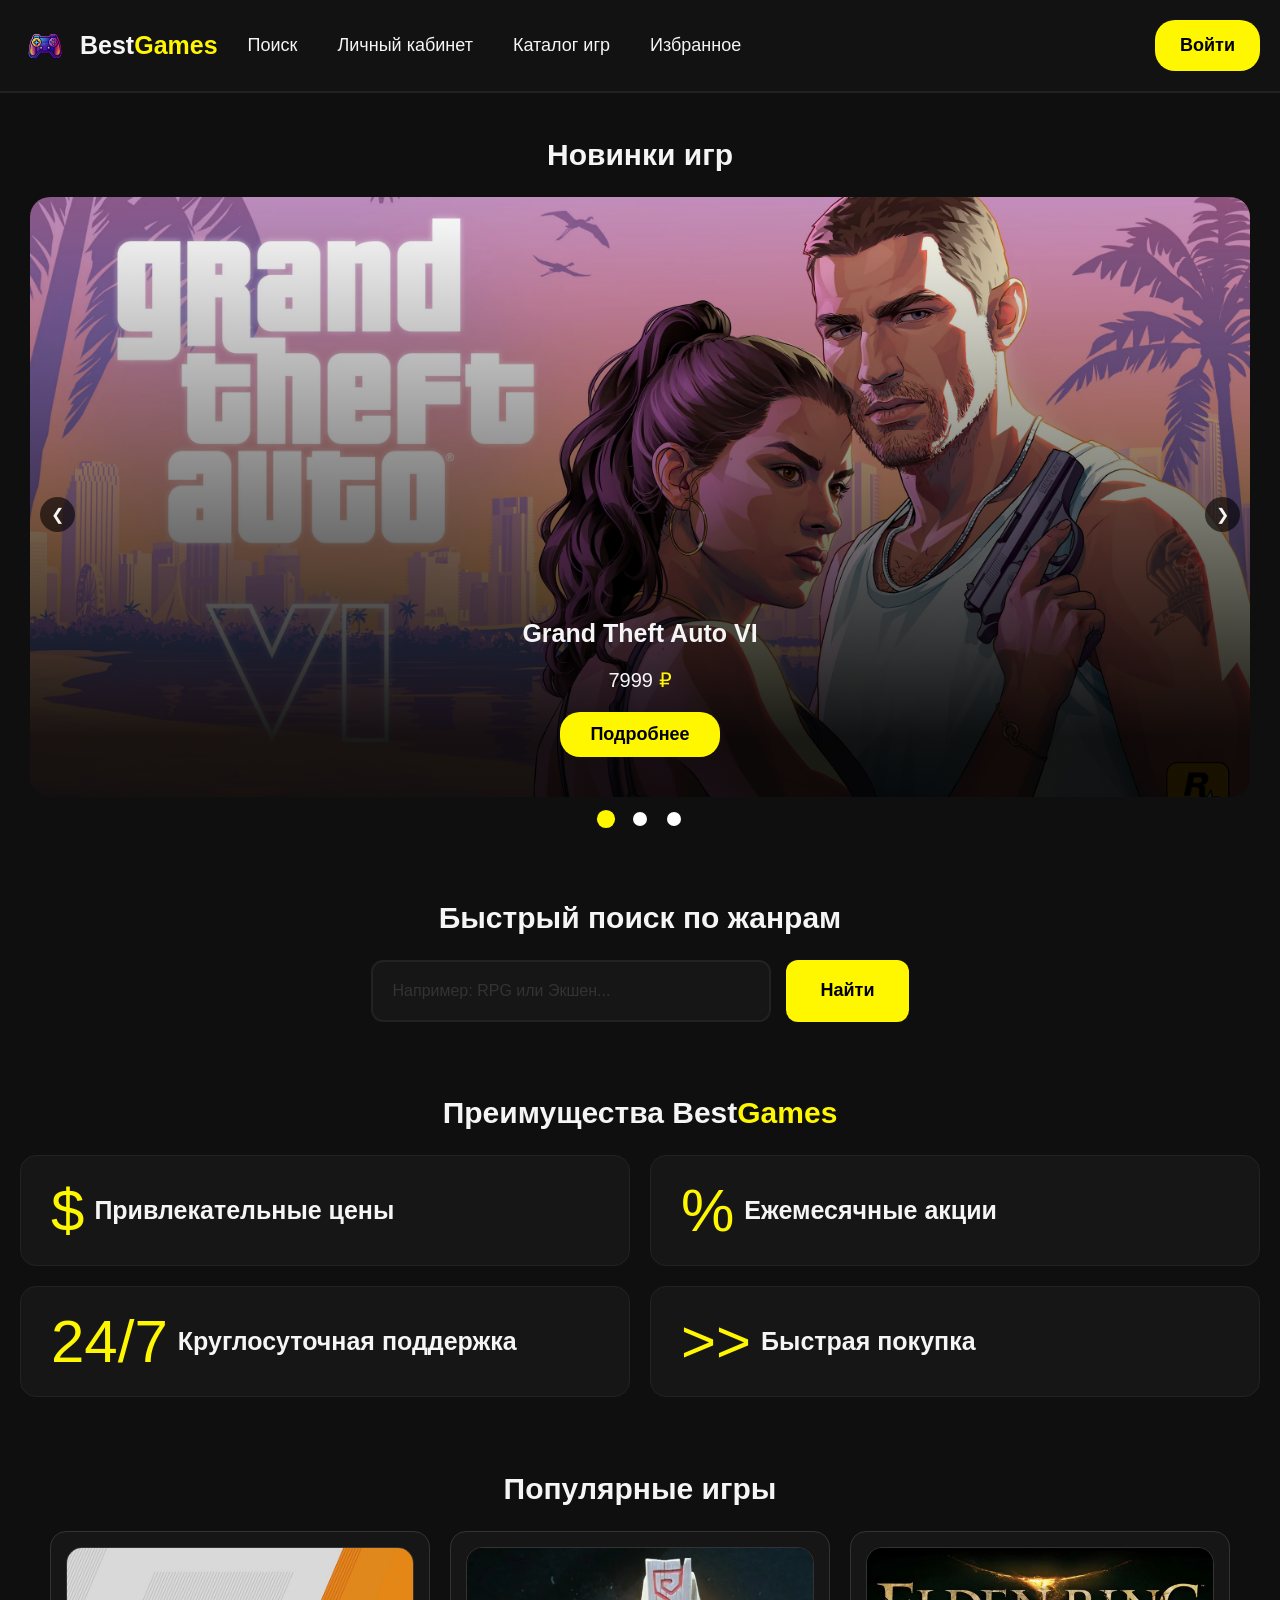
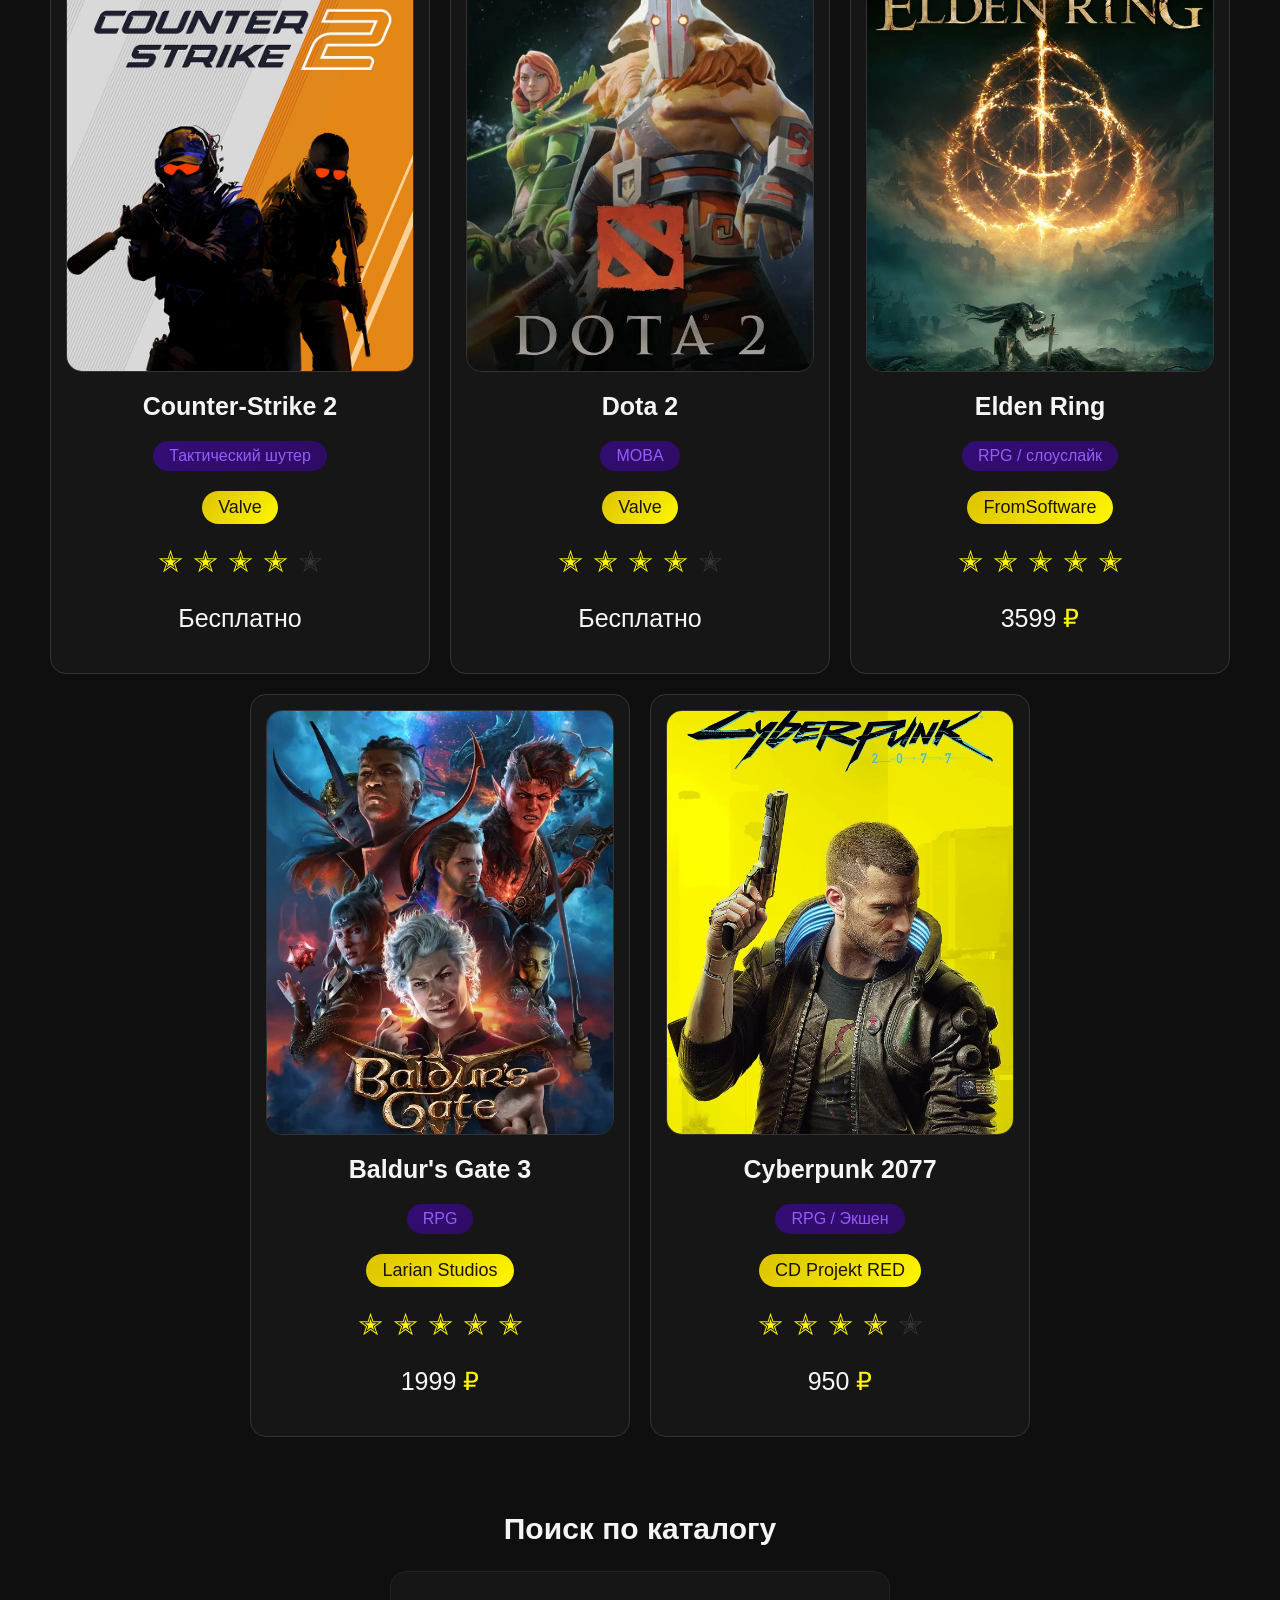
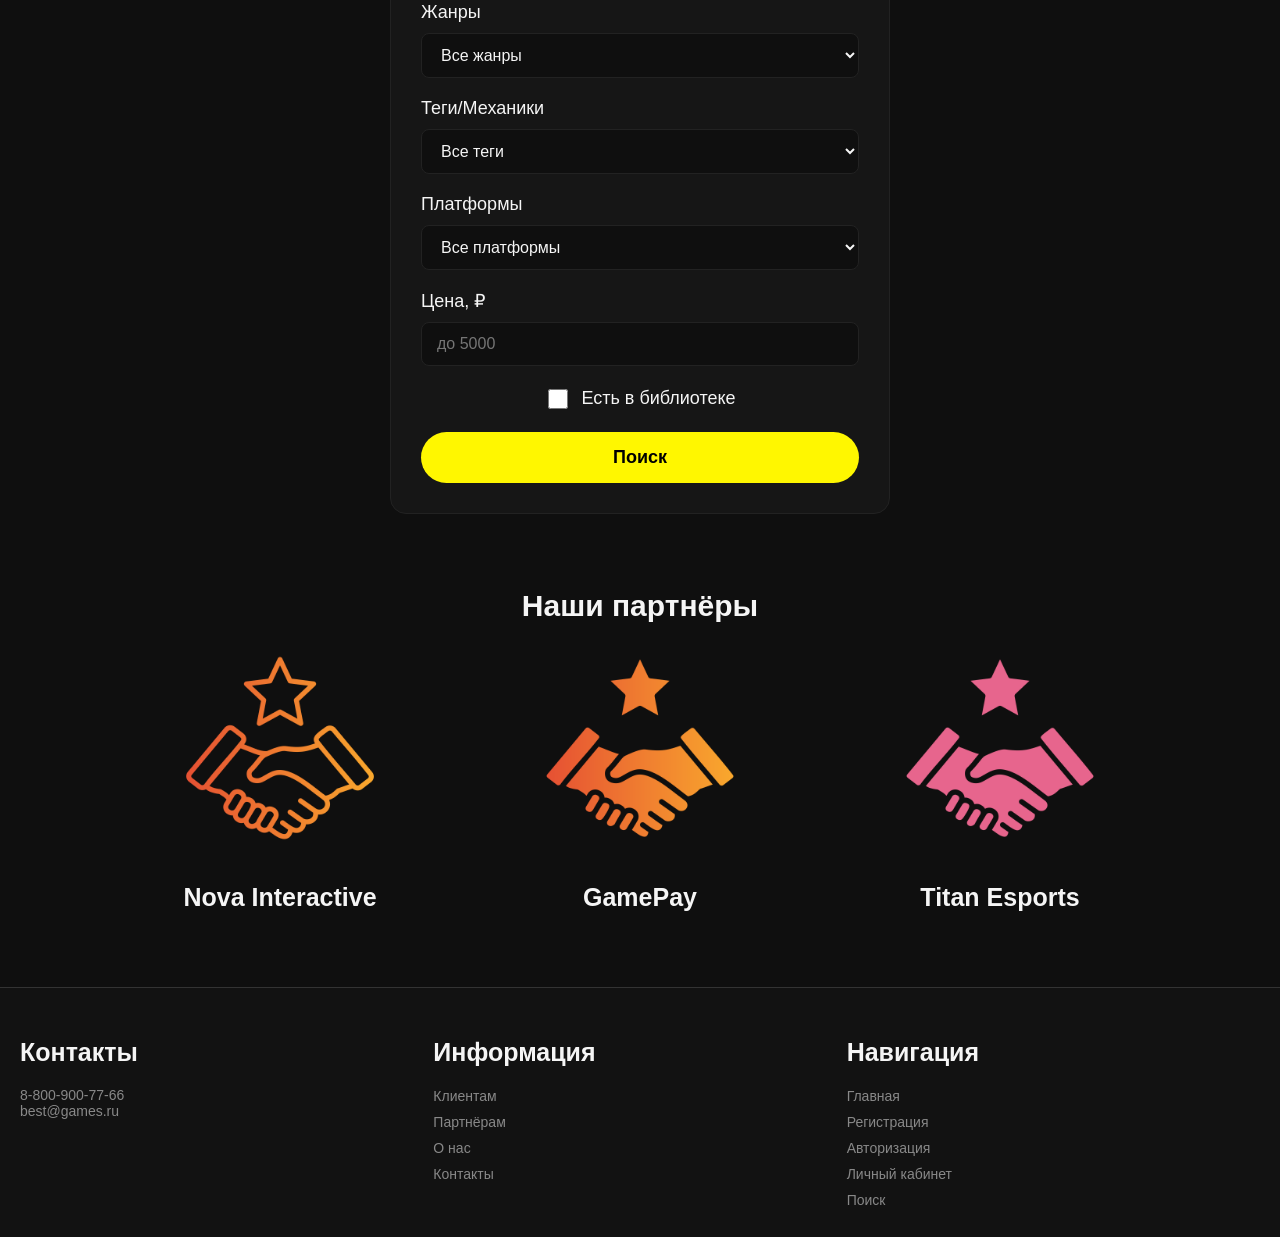
<file: index.html>
<!DOCTYPE html>
<html lang="ru">

<head>
  <meta charset="UTF-8">
  <meta name="viewport" content="width=device-width, initial-scale=1.0">
  <title>BestGames</title>
  <link rel="stylesheet" href="style.css">
</head>

<body>
  <header class="header">
    <div class="container">
      <div class="header__wrapper">
        <a href="index.html" class="header__logo">
          <img src="images/logo.png" alt="Логотип BestGames" class="header__logo-image">
          <div class="header__logo-text">
            <p class="header__logo-title">Best</p>
            <span class="header__logo-accent">Games</span>
          </div>
        </a>

        <input type="checkbox" id="burger-toggle" class="header__burger-toggle">

        <label for="burger-toggle" class="header__burger">
          <span></span>
          <span></span>
          <span></span>
        </label>

        <div class="header__nav-wrapper">
          <nav class="header__navbar">
            <a href="#quick-search" class="header__link">Поиск</a>
            <a href="profile.html" class="header__link">Личный кабинет</a>
            <a href="catalog.html" class="header__link">Каталог игр</a>
            <a href="profile.html" class="header__link">Избранное</a>
          </nav>
          <a href="login.html" class="header__registration">Войти</a>
        </div>
      </div>
    </div>
  </header>

  <section class="slider">
    <div class="container">
      <h2 class="slider__title-main">Новинки игр</h2>
      <input type="radio" name="slider-toggles" id="slider-toggle-1" class="slider__toggle" checked>
      <input type="radio" name="slider-toggles" id="slider-toggle-2" class="slider__toggle">
      <input type="radio" name="slider-toggles" id="slider-toggle-3" class="slider__toggle">
      <div class="slider__viewport">

        <div class="slider__track">
          <article class="slider__slide">
            <h3 class="slider__title">Grand Theft Auto VI</h3>
            <p class="slider__price">7999 <span class="slider__price-accent">₽</span></p>
            <a href="result.html" class="slider__more-btn">Подробнее</a>
          </article>

          <article class="slider__slide">
            <h3 class="slider__title">S.T.A.L.K.E.R. 2: Heart of Chornobyl</h3>
            <p class="slider__price">1499 <span class="slider__price-accent">₽</span></p>
            <a href="result.html" class="slider__more-btn">Подробнее</a>
          </article>

          <article class="slider__slide">
            <h3 class="slider__title">Hollow Knight: Silksong</h3>
            <p class="slider__price">3999 <span class="slider__price-accent">₽</span></p>
            <a href="result.html" class="slider__more-btn">Подробнее</a>
          </article>
        </div>

        <div class="slider__arrows">
          <div class="slider__arrows-group slider__arrows-group--1">
            <label for="slider-toggle-3" class="slider__arrow slider__arrow--prev">&#10094;</label>
            <label for="slider-toggle-2" class="slider__arrow slider__arrow--next">&#10095;</label>
          </div>
          <div class="slider__arrows-group slider__arrows-group--2">
            <label for="slider-toggle-1" class="slider__arrow slider__arrow--prev">&#10094;</label>
            <label for="slider-toggle-3" class="slider__arrow slider__arrow--next">&#10095;</label>
          </div>
          <div class="slider__arrows-group slider__arrows-group--3">
            <label for="slider-toggle-2" class="slider__arrow slider__arrow--prev">&#10094;</label>
            <label for="slider-toggle-1" class="slider__arrow slider__arrow--next">&#10095;</label>
          </div>
        </div>
      </div>
      <div class="slider__dots">
        <label for="slider-toggle-1" class="slider__dot"></label>
        <label for="slider-toggle-2" class="slider__dot"></label>
        <label for="slider-toggle-3" class="slider__dot"></label>
      </div>
    </div>
  </section>

  <section class="quick-search" id="quick-search">
    <div class="container">
      <h2 class="quick-search__title">Быстрый поиск по жанрам</h2>

      <input type="checkbox" id="search-toggle" class="quick-search__toggle">

      <div class="quick-search__form">
        <input type="text" list="genres" class="quick-search__input" placeholder="Например: RPG или Экшен...">
        <datalist id="genres">
          <option value="Экшен"></option>
          <option value="Открытый мир"></option>
          <option value="Криминал"></option>
          <option value="Шутер"></option>
        </datalist>

        <label for="search-toggle" class="quick-search__btn">Найти</label>
      </div>

      <div class="quick-search__modal">
        <label for="search-toggle" class="quick-search__overlay"></label>

        <div class="quick-search__content">
          <label for="search-toggle" class="quick-search__close">&times;</label>

          <div class="quick-search__card">
            <img src="images/quick-search-game.png" class="quick-search__img" alt="Игра">
            <p class="quick-search__game-genre">Экшен / Открытый мир</p>
            <h3 class="quick-search__game-title">Grand Theft Auto VI</h3>
            <p class="quick-search__game-price">7999 <span class="quick-search__price-accent">₽</span></p>
            <a href="result.html" class="quick-search__more-btn">Подробнее</a>
          </div>
        </div>
      </div>
    </div>
  </section>

  <section class="advantages">
    <div class="container">
      <h2 class="advantages__title">Преимущества Best<span class="advantages__title-accent">Games</span></h2>
      <div class="advantages__grid">
        <div class="advantages__card">
          <div class="advantages__icon">$</div>
          <h3 class="advantages__card-title">Привлекательные цены</h3>
        </div>
        <div class="advantages__card">
          <div class="advantages__icon">%</div>
          <h3 class="advantages__card-title">Ежемесячные акции</h3>
        </div>
        <div class="advantages__card">
          <div class="advantages__icon">24/7</div>
          <h3 class="advantages__card-title">Круглосуточная поддержка</h3>
        </div>
        <div class="advantages__card">
          <div class="advantages__icon">>></div>
          <h3 class="advantages__card-title">Быстрая покупка</h3>
        </div>
      </div>
    </div>
  </section>

  <section class="game-cards">
    <div class="container">
      <h2 class="game-cards__title-main">Популярные игры</h2>
      <div class="game-cards__grid">
        <article class="game-cards__card">
          <a href="catalog.html" class="game-cards__link">
            <img src="images/game-card1.png" class="game-cards__image" alt="Игра">
            <h3 class="game-cards__title">Counter-Strike 2</h3>
            <p class="game-cards__genre">Тактический шутер</p>
            <p class="game-cards__developer">Valve</p>
            <div class="game-cards__rating">
              <div class="game-cards__star game-cards__star--filled">&#10029;</div>
              <div class="game-cards__star game-cards__star--filled">&#10029;</div>
              <div class="game-cards__star game-cards__star--filled">&#10029;</div>
              <div class="game-cards__star game-cards__star--filled">&#10029;</div>
              <div class="game-cards__star">&#10029;</div>
            </div>
            <p class="game-cards__price">Бесплатно</p>
          </a>
        </article>
        <article class="game-cards__card">
          <a href="catalog.html" class="game-cards__link">
            <img src="images/game-card2.png" class="game-cards__image" alt="Игра">
            <h3 class="game-cards__title">Dota 2</h3>
            <p class="game-cards__genre">MOBA</p>
            <p class="game-cards__developer">Valve</p>
            <div class="game-cards__rating">
              <div class="game-cards__star game-cards__star--filled">&#10029;</div>
              <div class="game-cards__star game-cards__star--filled">&#10029;</div>
              <div class="game-cards__star game-cards__star--filled">&#10029;</div>
              <div class="game-cards__star game-cards__star--filled">&#10029;</div>
              <div class="game-cards__star">&#10029;</div>
            </div>
            <p class="game-cards__price">Бесплатно</p>
          </a>
        </article>
        <article class="game-cards__card">
          <a href="catalog.html" class="game-cards__link">
            <img src="images/game-card3.png" class="game-cards__image" alt="Игра">
            <h3 class="game-cards__title">Elden Ring</h3>
            <p class="game-cards__genre">RPG / слоуслайк</p>
            <p class="game-cards__developer">FromSoftware</p>
            <div class="game-cards__rating">
              <div class="game-cards__star game-cards__star--filled">&#10029;</div>
              <div class="game-cards__star game-cards__star--filled">&#10029;</div>
              <div class="game-cards__star game-cards__star--filled">&#10029;</div>
              <div class="game-cards__star game-cards__star--filled">&#10029;</div>
              <div class="game-cards__star game-cards__star--filled">&#10029;</div>
            </div>
            <p class="game-cards__price">3599 <span class="game-cards__price-accent">₽</span></p>
          </a>
        </article>
        <article class="game-cards__card">
          <a href="catalog.html" class="game-cards__link">
            <img src="images/game-card4.png" class="game-cards__image" alt="Игра">
            <h3 class="game-cards__title">Baldur's Gate 3</h3>
            <p class="game-cards__genre">RPG</p>
            <p class="game-cards__developer">Larian Studios</p>
            <div class="game-cards__rating">
              <div class="game-cards__star game-cards__star--filled">&#10029;</div>
              <div class="game-cards__star game-cards__star--filled">&#10029;</div>
              <div class="game-cards__star game-cards__star--filled">&#10029;</div>
              <div class="game-cards__star game-cards__star--filled">&#10029;</div>
              <div class="game-cards__star game-cards__star--filled">&#10029;</div>
            </div>
            <p class="game-cards__price">1999 <span class="game-cards__price-accent">₽</span></p>
          </a>
        </article>
        <article class="game-cards__card">
          <a href="catalog.html" class="game-cards__link">
            <img src="images/game-card5.png" class="game-cards__image" alt="Игра">
            <h3 class="game-cards__title">Cyberpunk 2077</h3>
            <p class="game-cards__genre">RPG / Экшен</p>
            <p class="game-cards__developer">CD Projekt RED</p>
            <div class="game-cards__rating">
              <div class="game-cards__star game-cards__star--filled">&#10029;</div>
              <div class="game-cards__star game-cards__star--filled">&#10029;</div>
              <div class="game-cards__star game-cards__star--filled">&#10029;</div>
              <div class="game-cards__star game-cards__star--filled">&#10029;</div>
              <div class="game-cards__star">&#10029;</div>
            </div>
            <p class="game-cards__price">950 <span class="game-cards__price-accent">₽</span></p>
          </a>
        </article>
      </div>
    </div>
  </section>

  <section class="filter">
    <div class="container">
      <h2 class="filter__title">Поиск по каталогу</h2>
      <form class="filter__form">
        <div class="filter__group">
          <label for="genre" class="filter__label">Жанры</label>
          <select id="genre" class="filter__select">
            <option value="all">Все жанры</option>
            <option value="action">Экшен</option>
            <option value="rpg">RPG</option>
            <option value="strategy">Стратегия</option>
          </select>
        </div>

        <div class="filter__group">
          <label for="tags" class="filter__label">Теги/Механики</label>
          <select id="tags" class="filter__select">
            <option value="all">Все теги</option>
            <option value="coop">Кооператив</option>
            <option value="pvp">PvP</option>
            <option value="openworld">Открытый мир</option>
          </select>
        </div>

        <div class="filter__group">
          <label for="platform" class="filter__label">Платформы</label>
          <select id="platform" class="filter__select">
            <option value="all">Все платформы</option>
            <option value="pc">PC</option>
            <option value="ps5">PlayStation 5</option>
            <option value="xbox">Xbox Series X</option>
          </select>
        </div>

        <div class="filter__group">
          <label for="price" class="filter__label">Цена, ₽</label>
          <input type="number" id="price" class="filter__input" placeholder="до 5000">
        </div>

        <div class="filter__group filter__group--checkbox">
          <div class="filter__checkbox-label">
            <input type="checkbox" id="filter__checkbox">
            <span>Есть в библиотеке</span>
          </div>
        </div>

        <button type="button" class="filter__button">Поиск</button>
      </form>
    </div>
  </section>

  <section class="partners">
    <div class="container">
      <h2 class="partners__title-main">Наши партнёры</h2>
      <div class="partners__cards">
        <div class="partners__card">
          <img src="images/partner1.png" class="partners__image" alt="Логотип партнёра">
          <h3 class="partners__title">Nova Interactive</h3>
        </div>
        <div class="partners__card">
          <img src="images/partner2.png" class="partners__image" alt="Логотип партнёра">
          <h3 class="partners__title">GamePay</h3>
        </div>
        <div class="partners__card">
          <img src="images/partner3.png" class="partners__image" alt="Логотип партнёра">
          <h3 class="partners__title">Titan Esports</h3>
        </div>
      </div>
    </div>
  </section>

  <footer class="footer">
    <div class="container">
      <div class="footer__grid">
        <div class="footer__col">
          <h3 class="footer__title">Контакты</h3>
          <a href="tel:89008007766" class="footer__link">8-800-900-77-66</a>
          <a href="mailto:best@games.ru" class="footer__link">best@games.ru</a>
        </div>

        <div class="footer__col">
          <h3 class="footer__title">Информация</h3>
          <ul class="footer__list">
            <li><a href="#" class="footer__link">Клиентам</a></li>
            <li><a href="#" class="footer__link">Партнёрам</a></li>
            <li><a href="#" class="footer__link">О нас</a></li>
            <li><a href="#" class="footer__link">Контакты</a></li>
          </ul>
        </div>

        <div class="footer__col">
          <h3 class="footer__title">Навигация</h3>
          <ul class="footer__list">
            <li><a href="index.html" class="footer__link">Главная</a></li>
            <li><a href="register.html" class="footer__link">Регистрация</a></li>
            <li><a href="login.html" class="footer__link">Авторизация</a></li>
            <li><a href="profile.html" class="footer__link">Личный кабинет</a></li>
            <li><a href="index.html#quick-search" class="footer__link">Поиск</a></li>
          </ul>
        </div>
      </div>
    </div>
  </footer>
</body>

</html>
</file>
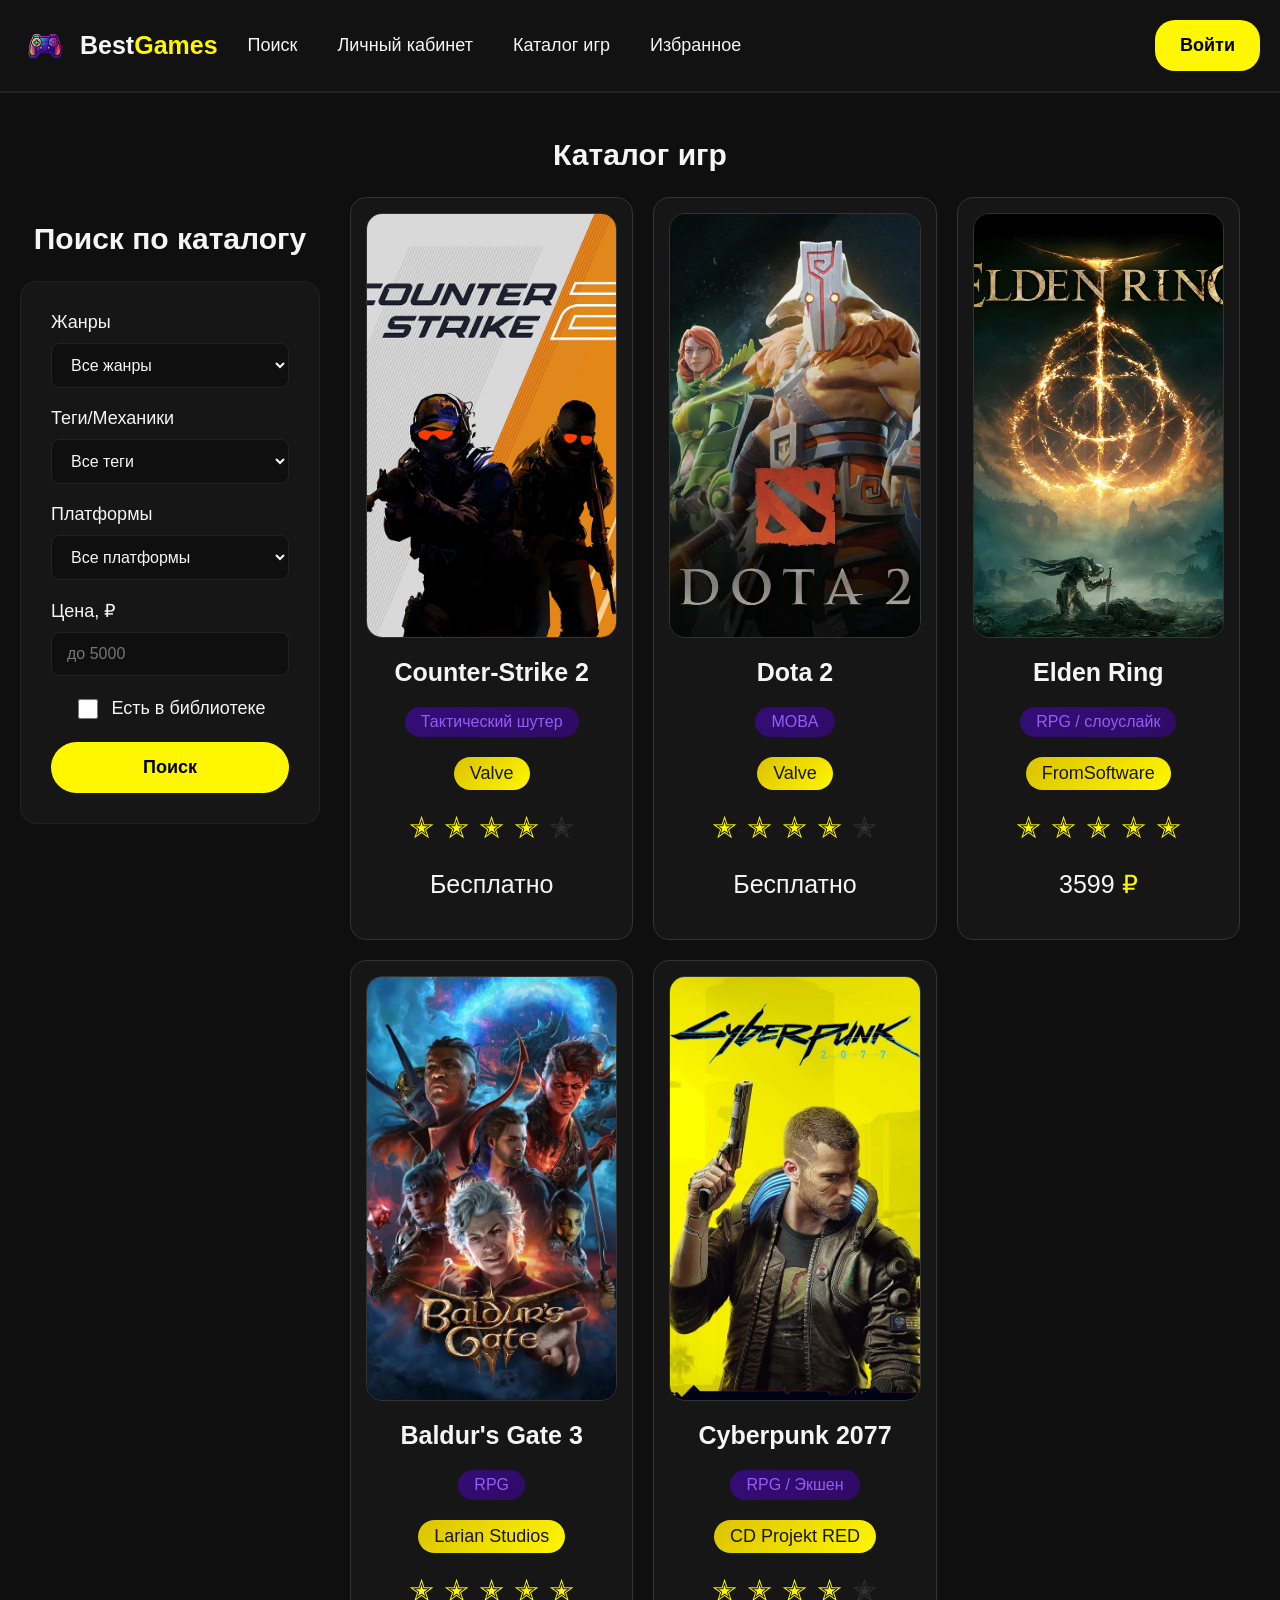
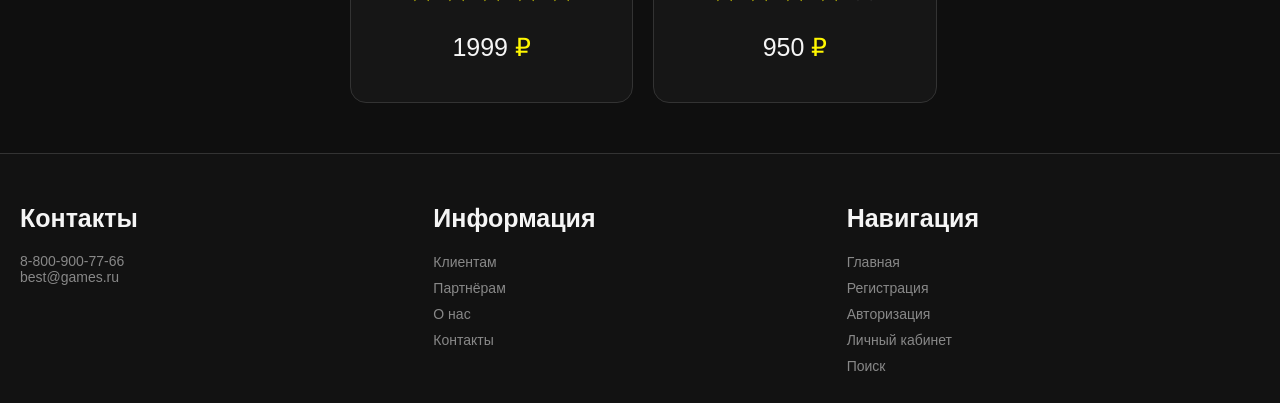
<file: catalog.html>
<!DOCTYPE html>
<html lang="ru">

<head>
  <meta charset="UTF-8">
  <meta name="viewport" content="width=device-width, initial-scale=1.0">
  <title>Catalog</title>
  <link rel="stylesheet" href="style.css">
</head>

<body>
  <header class="header">
    <div class="container">
      <div class="header__wrapper">
        <a href="index.html" class="header__logo">
          <img src="images/logo.png" alt="Логотип BestGames" class="header__logo-image">
          <div class="header__logo-text">
            <p class="header__logo-title">Best</p>
            <span class="header__logo-accent">Games</span>
          </div>
        </a>

        <input type="checkbox" id="burger-toggle" class="header__burger-toggle">

        <label for="burger-toggle" class="header__burger">
          <span></span>
          <span></span>
          <span></span>
        </label>

        <div class="header__nav-wrapper">
          <nav class="header__navbar">
            <a href="index.html#quick-search" class="header__link">Поиск</a>
            <a href="profile.html" class="header__link">Личный кабинет</a>
            <a href="catalog.html" class="header__link">Каталог игр</a>
            <a href="profile.html" class="header__link">Избранное</a>
          </nav>
          <a href="login.html" class="header__registration">Войти</a>
        </div>
      </div>
    </div>
  </header>

  <section class="catalog">
    <div class="container">
      <h2 class="catalog__title">Каталог игр</h2>

      <input type="checkbox" id="filter-toggle" class="catalog__toggle">
      <label for="filter-toggle" class="catalog__btn-filter">Показать фильтры</label>

      <div class="catalog__wrapper">
        <div class="catalog__sidebar">
          <div class="filter">
            <h2 class="filter__title">Поиск по каталогу</h2>
            <form class="filter__form">
              <div class="filter__group">
                <label for="genre" class="filter__label">Жанры</label>
                <select id="genre" class="filter__select">
                  <option value="all">Все жанры</option>
                  <option value="action">Экшен</option>
                  <option value="rpg">RPG</option>
                  <option value="strategy">Стратегия</option>
                </select>
              </div>

              <div class="filter__group">
                <label for="tags" class="filter__label">Теги/Механики</label>
                <select id="tags" class="filter__select">
                  <option value="all">Все теги</option>
                  <option value="coop">Кооператив</option>
                  <option value="pvp">PvP</option>
                  <option value="openworld">Открытый мир</option>
                </select>
              </div>

              <div class="filter__group">
                <label for="platform" class="filter__label">Платформы</label>
                <select id="platform" class="filter__select">
                  <option value="all">Все платформы</option>
                  <option value="pc">PC</option>
                  <option value="ps5">PlayStation 5</option>
                  <option value="xbox">Xbox Series X</option>
                </select>
              </div>

              <div class="filter__group">
                <label for="price" class="filter__label">Цена, ₽</label>
                <input type="number" id="price" class="filter__input" placeholder="до 5000">
              </div>

              <div class="filter__group filter__group--checkbox">
                <div class="filter__checkbox-label">
                  <input type="checkbox" id="filter__checkbox">
                  <span>Есть в библиотеке</span>
                </div>
              </div>

              <button type="button" class="filter__button">Поиск</button>
            </form>
          </div>
        </div>
        <div class="catalog__content">
          <div class="game-cards__grid">
            <article class="game-cards__card">
              <a href="result.html" class="game-cards__link">
                <img src="images/game-card1.png" class="game-cards__image" alt="Игра">
                <h3 class="game-cards__title">Counter-Strike 2</h3>
                <p class="game-cards__genre">Тактический шутер</p>
                <p class="game-cards__developer">Valve</p>
                <div class="game-cards__rating">
                  <div class="game-cards__star game-cards__star--filled">&#10029;</div>
                  <div class="game-cards__star game-cards__star--filled">&#10029;</div>
                  <div class="game-cards__star game-cards__star--filled">&#10029;</div>
                  <div class="game-cards__star game-cards__star--filled">&#10029;</div>
                  <div class="game-cards__star">&#10029;</div>
                </div>
                <p class="game-cards__price">Бесплатно</p>
              </a>
            </article>
            <article class="game-cards__card">
              <a href="result.html" class="game-cards__link">
                <img src="images/game-card2.png" class="game-cards__image" alt="Игра">
                <h3 class="game-cards__title">Dota 2</h3>
                <p class="game-cards__genre">MOBA</p>
                <p class="game-cards__developer">Valve</p>
                <div class="game-cards__rating">
                  <div class="game-cards__star game-cards__star--filled">&#10029;</div>
                  <div class="game-cards__star game-cards__star--filled">&#10029;</div>
                  <div class="game-cards__star game-cards__star--filled">&#10029;</div>
                  <div class="game-cards__star game-cards__star--filled">&#10029;</div>
                  <div class="game-cards__star">&#10029;</div>
                </div>
                <p class="game-cards__price">Бесплатно</p>
              </a>
            </article>
            <article class="game-cards__card">
              <a href="result.html" class="game-cards__link">
                <img src="images/game-card3.png" class="game-cards__image" alt="Игра">
                <h3 class="game-cards__title">Elden Ring</h3>
                <p class="game-cards__genre">RPG / слоуслайк</p>
                <p class="game-cards__developer">FromSoftware</p>
                <div class="game-cards__rating">
                  <div class="game-cards__star game-cards__star--filled">&#10029;</div>
                  <div class="game-cards__star game-cards__star--filled">&#10029;</div>
                  <div class="game-cards__star game-cards__star--filled">&#10029;</div>
                  <div class="game-cards__star game-cards__star--filled">&#10029;</div>
                  <div class="game-cards__star game-cards__star--filled">&#10029;</div>
                </div>
                <p class="game-cards__price">3599 <span class="game-cards__price-accent">₽</span></p>
              </a>
            </article>
            <article class="game-cards__card">
              <a href="result.html" class="game-cards__link">
                <img src="images/game-card4.png" class="game-cards__image" alt="Игра">
                <h3 class="game-cards__title">Baldur's Gate 3</h3>
                <p class="game-cards__genre">RPG</p>
                <p class="game-cards__developer">Larian Studios</p>
                <div class="game-cards__rating">
                  <div class="game-cards__star game-cards__star--filled">&#10029;</div>
                  <div class="game-cards__star game-cards__star--filled">&#10029;</div>
                  <div class="game-cards__star game-cards__star--filled">&#10029;</div>
                  <div class="game-cards__star game-cards__star--filled">&#10029;</div>
                  <div class="game-cards__star game-cards__star--filled">&#10029;</div>
                </div>
                <p class="game-cards__price">1999 <span class="game-cards__price-accent">₽</span></p>
              </a>
            </article>
            <article class="game-cards__card">
              <a href="result.html" class="game-cards__link">
                <img src="images/game-card5.png" class="game-cards__image" alt="Игра">
                <h3 class="game-cards__title">Cyberpunk 2077</h3>
                <p class="game-cards__genre">RPG / Экшен</p>
                <p class="game-cards__developer">CD Projekt RED</p>
                <div class="game-cards__rating">
                  <div class="game-cards__star game-cards__star--filled">&#10029;</div>
                  <div class="game-cards__star game-cards__star--filled">&#10029;</div>
                  <div class="game-cards__star game-cards__star--filled">&#10029;</div>
                  <div class="game-cards__star game-cards__star--filled">&#10029;</div>
                  <div class="game-cards__star">&#10029;</div>
                </div>
                <p class="game-cards__price">950 <span class="game-cards__price-accent">₽</span></p>
              </a>
            </article>
          </div>
        </div>
      </div>
    </div>
  </section>

  <footer class="footer">
    <div class="container">
      <div class="footer__grid">
        <div class="footer__col">
          <h3 class="footer__title">Контакты</h3>
          <a href="tel:89008007766" class="footer__link">8-800-900-77-66</a>
          <a href="mailto:best@games.ru" class="footer__link">best@games.ru</a>
        </div>

        <div class="footer__col">
          <h3 class="footer__title">Информация</h3>
          <ul class="footer__list">
            <li><a href="#" class="footer__link">Клиентам</a></li>
            <li><a href="#" class="footer__link">Партнёрам</a></li>
            <li><a href="#" class="footer__link">О нас</a></li>
            <li><a href="#" class="footer__link">Контакты</a></li>
          </ul>
        </div>

        <div class="footer__col">
          <h3 class="footer__title">Навигация</h3>
          <ul class="footer__list">
            <li><a href="index.html" class="footer__link">Главная</a></li>
            <li><a href="register.html" class="footer__link">Регистрация</a></li>
            <li><a href="login.html" class="footer__link">Авторизация</a></li>
            <li><a href="profile.html" class="footer__link">Личный кабинет</a></li>
            <li><a href="index.html#quick-search" class="footer__link">Поиск</a></li>
          </ul>
        </div>
      </div>
    </div>
  </footer>
</body>

</html>
</file>
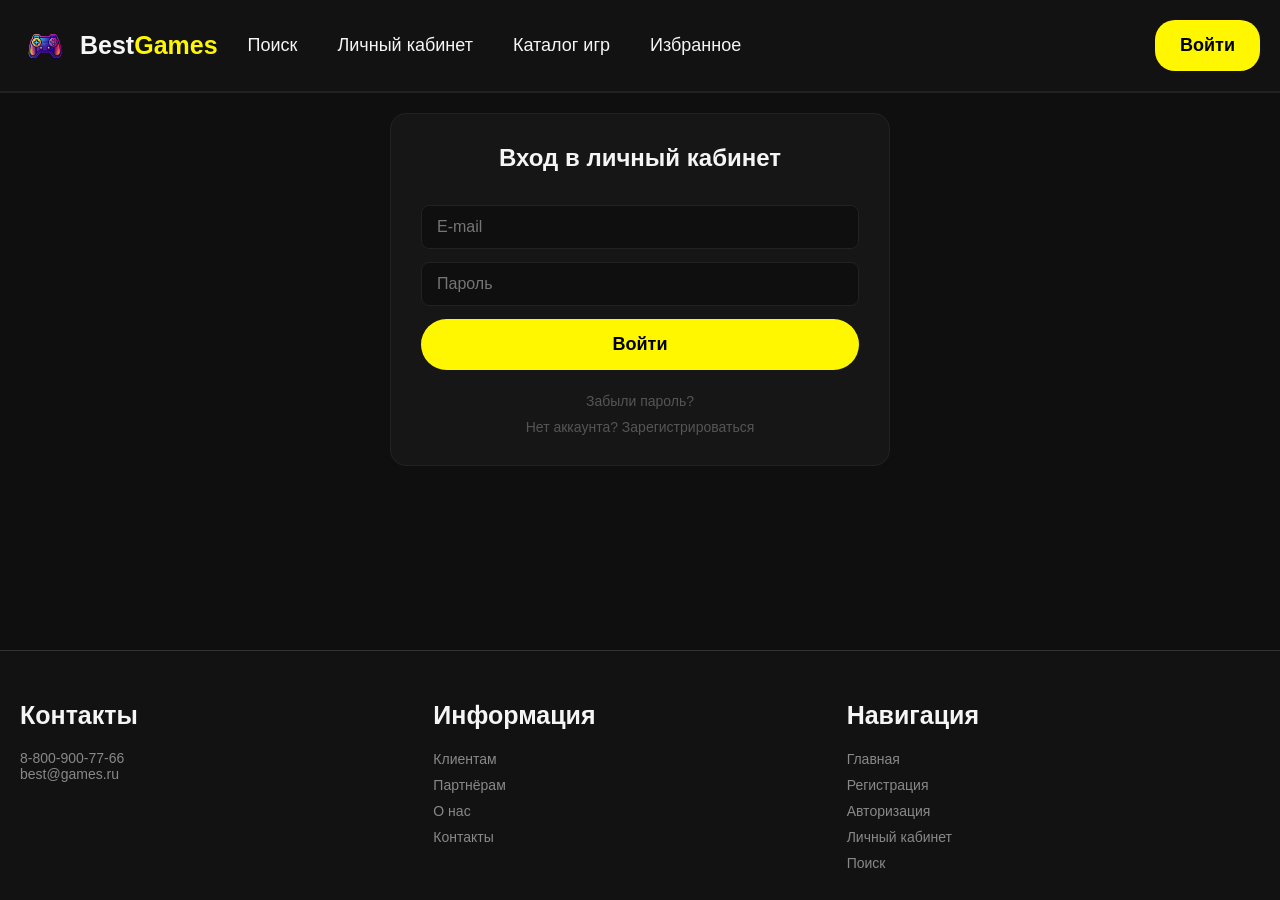
<file: login.html>
<!DOCTYPE html>
<html lang="ru">

<head>
  <meta charset="UTF-8">
  <meta name="viewport" content="width=device-width, initial-scale=1.0">
  <title>Login</title>
  <link rel="stylesheet" href="style.css">
</head>

<body>
  <header class="header">
    <div class="container">
      <div class="header__wrapper">
        <a href="index.html" class="header__logo">
          <img src="images/logo.png" alt="Логотип BestGames" class="header__logo-image">
          <div class="header__logo-text">
            <p class="header__logo-title">Best</p>
            <span class="header__logo-accent">Games</span>
          </div>
        </a>

        <input type="checkbox" id="burger-toggle" class="header__burger-toggle">

        <label for="burger-toggle" class="header__burger">
          <span></span>
          <span></span>
          <span></span>
        </label>

        <div class="header__nav-wrapper">
          <nav class="header__navbar">
            <a href="index.html#quick-search" class="header__link">Поиск</a>
            <a href="profile.html" class="header__link">Личный кабинет</a>
            <a href="catalog.html" class="header__link">Каталог игр</a>
            <a href="profile.html" class="header__link">Избранное</a>
          </nav>
          <a href="login.html" class="header__registration">Войти</a>
        </div>
      </div>
    </div>
  </header>

  <section class="auth">
    <div class="container">
      <form class="auth__form">
        <h2 class="auth__title">Вход в личный кабинет</h2>
        <input type="email" name="email" class="auth__input" placeholder="E-mail">
        <input type="password" name="password" class="auth__input" placeholder="Пароль">
        <button type="submit" class="auth__button">Войти</button>
        <div class="auth__bottom-links">
          <a href="#" class="auth__link">Забыли пароль?</a>
          <a href="register.html" class="auth__link">Нет аккаунта? Зарегистрироваться</a>
        </div>
      </form>
    </div>
  </section>

  <footer class="footer">
    <div class="container">
      <div class="footer__grid">
        <div class="footer__col">
          <h3 class="footer__title">Контакты</h3>
          <a href="tel:89008007766" class="footer__link">8-800-900-77-66</a>
          <a href="mailto:best@games.ru" class="footer__link">best@games.ru</a>
        </div>

        <div class="footer__col">
          <h3 class="footer__title">Информация</h3>
          <ul class="footer__list">
            <li><a href="#" class="footer__link">Клиентам</a></li>
            <li><a href="#" class="footer__link">Партнёрам</a></li>
            <li><a href="#" class="footer__link">О нас</a></li>
            <li><a href="#" class="footer__link">Контакты</a></li>
          </ul>
        </div>

        <div class="footer__col">
          <h3 class="footer__title">Навигация</h3>
          <ul class="footer__list">
            <li><a href="index.html" class="footer__link">Главная</a></li>
            <li><a href="register.html" class="footer__link">Регистрация</a></li>
            <li><a href="login.html" class="footer__link">Авторизация</a></li>
            <li><a href="profile.html" class="footer__link">Личный кабинет</a></li>
            <li><a href="index.html#quick-search" class="footer__link">Поиск</a></li>
          </ul>
        </div>
      </div>
    </div>
  </footer>
</body>

</html>
</file>
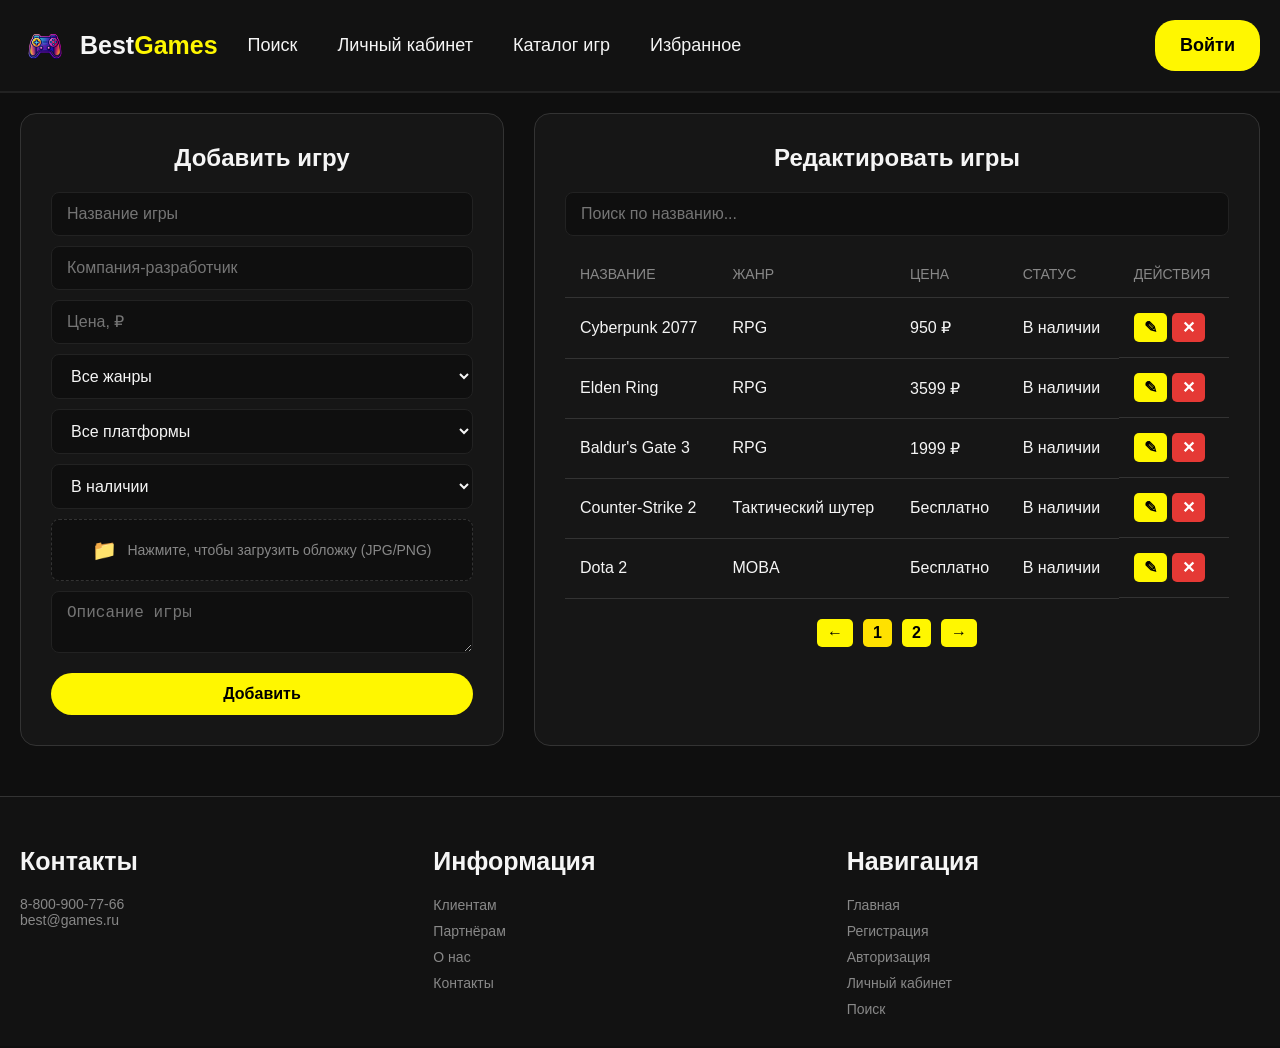
<file: orders-management.html>
<!DOCTYPE html>
<html lang="ru">

<head>
  <meta charset="UTF-8">
  <meta name="viewport" content="width=device-width, initial-scale=1.0">
  <title>Orders Management</title>
  <link rel="stylesheet" href="style.css">
</head>

<body>
  <header class="header">
    <div class="container">
      <div class="header__wrapper">
        <a href="index.html" class="header__logo">
          <img src="images/logo.png" alt="Логотип BestGames" class="header__logo-image">
          <div class="header__logo-text">
            <p class="header__logo-title">Best</p>
            <span class="header__logo-accent">Games</span>
          </div>
        </a>

        <input type="checkbox" id="burger-toggle" class="header__burger-toggle">

        <label for="burger-toggle" class="header__burger">
          <span></span>
          <span></span>
          <span></span>
        </label>

        <div class="header__nav-wrapper">
          <nav class="header__navbar">
            <a href="index.html#quick-search" class="header__link">Поиск</a>
            <a href="profile.html" class="header__link">Личный кабинет</a>
            <a href="catalog.html" class="header__link">Каталог игр</a>
            <a href="profile.html" class="header__link">Избранное</a>
          </nav>
          <a href="login.html" class="header__registration">Войти</a>
        </div>
      </div>
    </div>
  </header>

  <section class="admin-panel">
    <div class="container">
      <div class="admin-panel__add-game">
        <h2 class="admin-panel__title">Добавить игру</h2>
        <form class="admin-panel__form">
          <input type="text" name="title" class="admin-panel__input" placeholder="Название игры" required>
          <input type="text" name="company" class="admin-panel__input" placeholder="Компания-разработчик" required>
          <input type="number" name="price" class="admin-panel__input" placeholder="Цена, ₽" required>
          <select name="genres" class="admin-panel__select">
            <option value="all" disabled selected>Все жанры</option>
            <option value="action">Экшен</option>
            <option value="rpg">RPG</option>
            <option value="strategy">Стратегия</option>
          </select>
          <select name="platform" class="admin-panel__select">
            <option value="all" disabled selected>Все платформы</option>
            <option value="pc">PC</option>
            <option value="ps5">PlayStation 5</option>
            <option value="xbox">Xbox Series X</option>
          </select>
          <select name="status" class="admin-panel__select">
            <option value="in_stock" disabled selected>В наличии</option>
            <option value="pre_order">Предзаказ</option>
            <option value="out_of_stock">Нет в продаже</option>
            <option value="hidden">Скрыто</option>
          </select>

          <input type="file" name="image" id="game-cover" class="admin-panel__file-input"
            accept="image/jpeg, image/png">

          <label for="game-cover" class="admin-panel__file-label">
            <span class="admin-panel__file-icon">📁</span>
            Нажмите, чтобы загрузить обложку (JPG/PNG)
          </label>

          <textarea name="description" class="admin-panel__textarea" placeholder="Описание игры" required></textarea>
          <button type="submit" class="admin-panel__button admin-panel__button--add">Добавить</button>
        </form>
      </div>
      <div class="admin-panel__redact-games">
        <h2 class="admin-panel__title">Редактировать игры</h2>
        <div class="admin-panel__toolbar">
          <input type="text" name="search" class="admin-panel__search" placeholder="Поиск по названию...">
        </div>
        <div class="admin-panel__table-wrapper">
          <table class="admin-panel__table">
            <thead class="admin-panel__table-head">
              <tr>
                <th>Название</th>
                <th>Жанр</th>
                <th>Цена</th>
                <th>Статус</th>
                <th>Действия</th>
              </tr>
            </thead>
            <tbody class="admin-panel__table-body">
              <tr>
                <td>Cyberpunk 2077</td>
                <td>RPG</td>
                <td>950 ₽</td>
                <td>В наличии</td>
                <td class="admin-panel__actions">
                  <button class="admin-panel__btn admin-panel__btn--edit">✎</button>
                  <button class="admin-panel__btn admin-panel__btn--delete">✕</button>
                </td>
              </tr>
              <tr>
                <td>Elden Ring</td>
                <td>RPG</td>
                <td>3599 ₽</td>
                <td>В наличии</td>
                <td class="admin-panel__actions">
                  <button class="admin-panel__btn admin-panel__btn--edit">✎</button>
                  <button class="admin-panel__btn admin-panel__btn--delete">✕</button>
                </td>
              </tr>
              <tr>
                <td>Baldur's Gate 3</td>
                <td>RPG</td>
                <td>1999 ₽</td>
                <td>В наличии</td>
                <td class="admin-panel__actions">
                  <button class="admin-panel__btn admin-panel__btn--edit">✎</button>
                  <button class="admin-panel__btn admin-panel__btn--delete">✕</button>
                </td>
              </tr>
              <tr>
                <td>Counter-Strike 2</td>
                <td>Тактический шутер</td>
                <td>Бесплатно</td>
                <td>В наличии</td>
                <td class="admin-panel__actions">
                  <button class="admin-panel__btn admin-panel__btn--edit">✎</button>
                  <button class="admin-panel__btn admin-panel__btn--delete">✕</button>
                </td>
              </tr>
              <tr>
                <td>Dota 2</td>
                <td>MOBA</td>
                <td>Бесплатно</td>
                <td>В наличии</td>
                <td class="admin-panel__actions">
                  <button class="admin-panel__btn admin-panel__btn--edit">✎</button>
                  <button class="admin-panel__btn admin-panel__btn--delete">✕</button>
                </td>
              </tr>
            </tbody>
          </table>
        </div>
        <div class="admin-panel__pagination">
          <button class="admin-panel__page-btn">&larr;</button>
          <button class="admin-panel__page-btn admin-panel__page-btn--active">1</button>
          <button class="admin-panel__page-btn">2</button>
          <button class="admin-panel__page-btn">&rarr;</button>
        </div>
      </div>
    </div>
  </section>

  <footer class="footer">
    <div class="container">
      <div class="footer__grid">
        <div class="footer__col">
          <h3 class="footer__title">Контакты</h3>
          <a href="tel:89008007766" class="footer__link">8-800-900-77-66</a>
          <a href="mailto:best@games.ru" class="footer__link">best@games.ru</a>
        </div>

        <div class="footer__col">
          <h3 class="footer__title">Информация</h3>
          <ul class="footer__list">
            <li><a href="#" class="footer__link">Клиентам</a></li>
            <li><a href="#" class="footer__link">Партнёрам</a></li>
            <li><a href="#" class="footer__link">О нас</a></li>
            <li><a href="#" class="footer__link">Контакты</a></li>
          </ul>
        </div>

        <div class="footer__col">
          <h3 class="footer__title">Навигация</h3>
          <ul class="footer__list">
            <li><a href="index.html" class="footer__link">Главная</a></li>
            <li><a href="register.html" class="footer__link">Регистрация</a></li>
            <li><a href="login.html" class="footer__link">Авторизация</a></li>
            <li><a href="profile.html" class="footer__link">Личный кабинет</a></li>
            <li><a href="index.html#quick-search" class="footer__link">Поиск</a></li>
          </ul>
        </div>
      </div>
    </div>
  </footer>
</body>

</html>
</file>
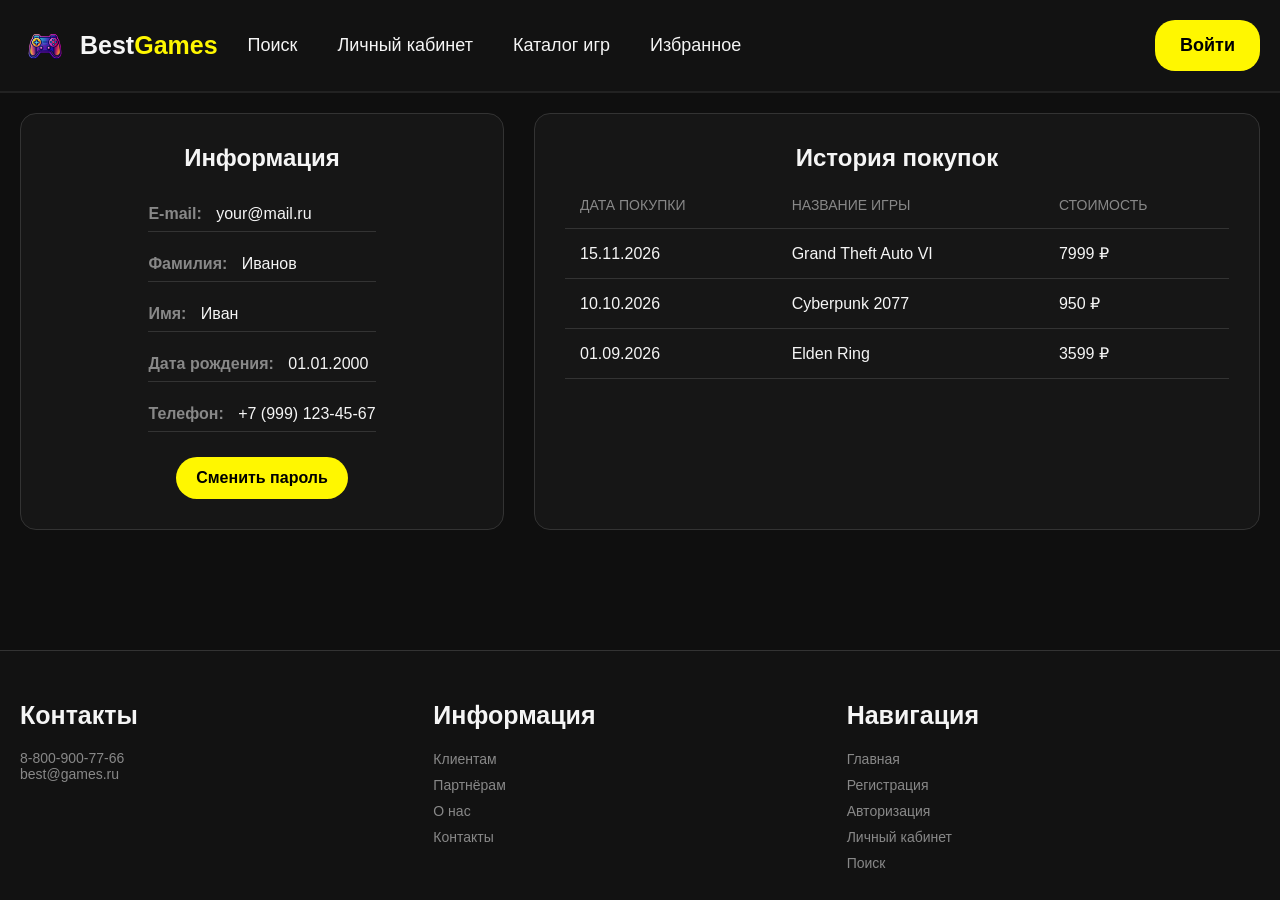
<file: profile.html>
<!DOCTYPE html>
<html lang="ru">

<head>
  <meta charset="UTF-8">
  <meta name="viewport" content="width=device-width, initial-scale=1.0">
  <title>Profile</title>
  <link rel="stylesheet" href="style.css">
</head>

<body>
  <header class="header">
    <div class="container">
      <div class="header__wrapper">
        <a href="index.html" class="header__logo">
          <img src="images/logo.png" alt="Логотип BestGames" class="header__logo-image">
          <div class="header__logo-text">
            <p class="header__logo-title">Best</p>
            <span class="header__logo-accent">Games</span>
          </div>
        </a>

        <input type="checkbox" id="burger-toggle" class="header__burger-toggle">

        <label for="burger-toggle" class="header__burger">
          <span></span>
          <span></span>
          <span></span>
        </label>

        <div class="header__nav-wrapper">
          <nav class="header__navbar">
            <a href="index.html#quick-search" class="header__link">Поиск</a>
            <a href="profile.html" class="header__link">Личный кабинет</a>
            <a href="catalog.html" class="header__link">Каталог игр</a>
            <a href="profile.html" class="header__link">Избранное</a>
          </nav>
          <a href="login.html" class="header__registration">Войти</a>
        </div>
      </div>
    </div>
  </header>

  <section class="profile">
    <div class="container">
      <div class="profile__info">
        <h2 class="profile__title">Информация</h2>
        <div class="profile__list">
          <p class="profile__field"><span class="profile__label">E-mail:</span> your@mail.ru</p>
          <p class="profile__field"><span class="profile__label">Фамилия:</span> Иванов</p>
          <p class="profile__field"><span class="profile__label">Имя:</span> Иван</p>
          <p class="profile__field"><span class="profile__label">Дата рождения:</span> 01.01.2000</p>
          <p class="profile__field"><span class="profile__label">Телефон:</span> +7 (999) 123-45-67</p>
        </div>
        <button class="profile__button">Сменить пароль</button>
      </div>
      <div class="profile__shop-history">
        <h2 class="profile__title">История покупок</h2>
        <table class="profile__table">
          <thead class="profile__table-head">
            <tr>
              <th>Дата покупки</th>
              <th>Название игры</th>
              <th>Стоимость</th>
            </tr>
          </thead>
          <tbody class="profile__table-body">
            <tr>
              <td>15.11.2026</td>
              <td>Grand Theft Auto VI</td>
              <td>7999 ₽</td>
            </tr>
            <tr>
              <td>10.10.2026</td>
              <td>Cyberpunk 2077</td>
              <td>950 ₽</td>
            </tr>
            <tr>
              <td>01.09.2026</td>
              <td>Elden Ring</td>
              <td>3599 ₽</td>
            </tr>
          </tbody>
        </table>
      </div>
    </div>
  </section>

  <footer class="footer">
    <div class="container">
      <div class="footer__grid">
        <div class="footer__col">
          <h3 class="footer__title">Контакты</h3>
          <a href="tel:89008007766" class="footer__link">8-800-900-77-66</a>
          <a href="mailto:best@games.ru" class="footer__link">best@games.ru</a>
        </div>

        <div class="footer__col">
          <h3 class="footer__title">Информация</h3>
          <ul class="footer__list">
            <li><a href="#" class="footer__link">Клиентам</a></li>
            <li><a href="#" class="footer__link">Партнёрам</a></li>
            <li><a href="#" class="footer__link">О нас</a></li>
            <li><a href="#" class="footer__link">Контакты</a></li>
          </ul>
        </div>

        <div class="footer__col">
          <h3 class="footer__title">Навигация</h3>
          <ul class="footer__list">
            <li><a href="index.html" class="footer__link">Главная</a></li>
            <li><a href="register.html" class="footer__link">Регистрация</a></li>
            <li><a href="login.html" class="footer__link">Авторизация</a></li>
            <li><a href="profile.html" class="footer__link">Личный кабинет</a></li>
            <li><a href="index.html#quick-search" class="footer__link">Поиск</a></li>
          </ul>
        </div>
      </div>
    </div>
  </footer>
</body>

</html>
</file>
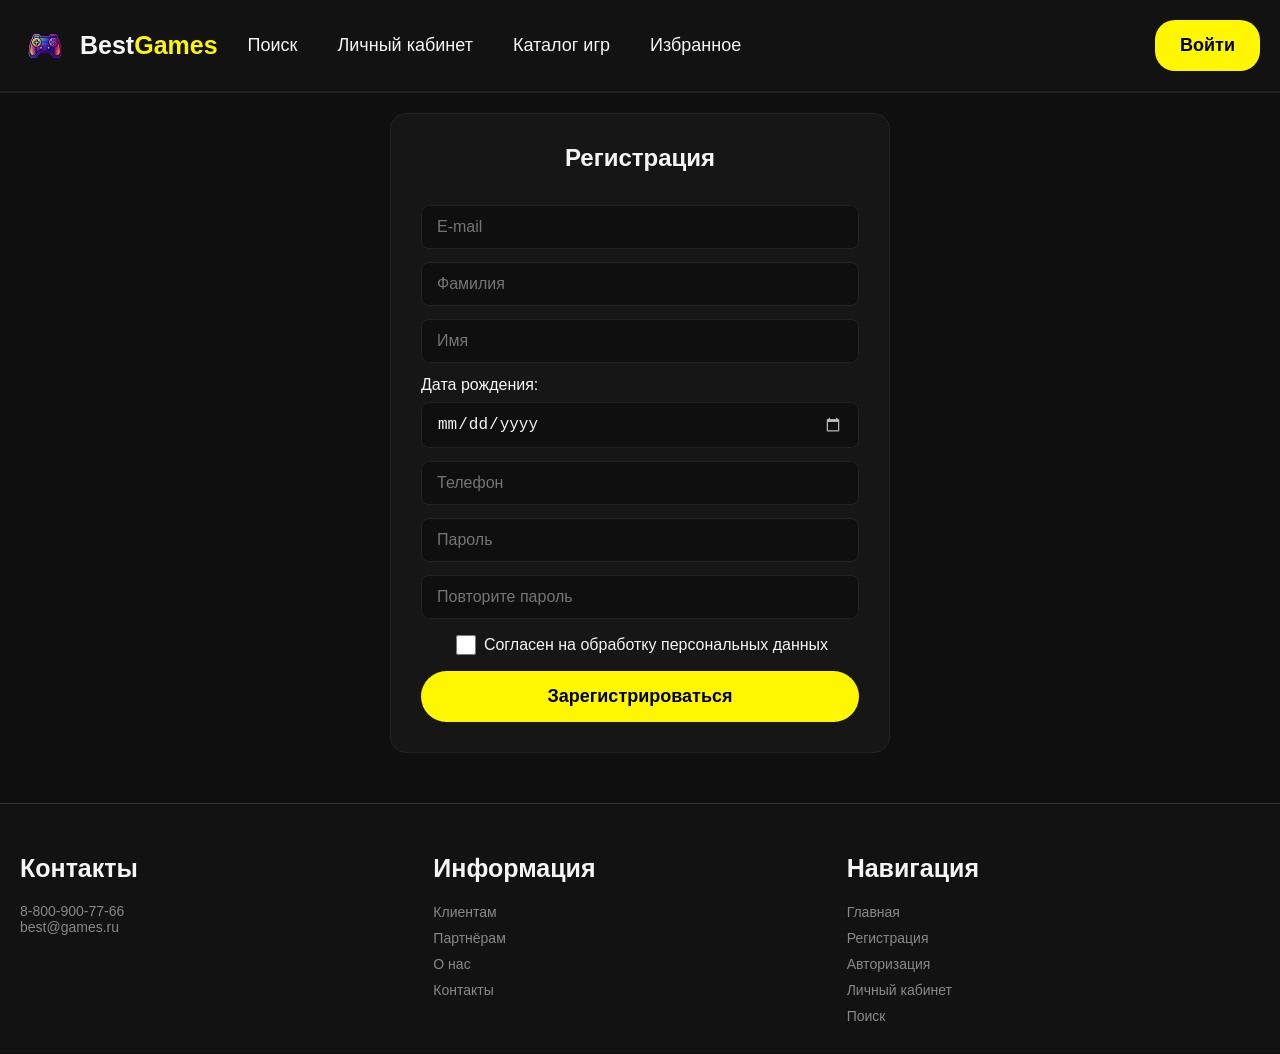
<file: register.html>
<!DOCTYPE html>
<html lang="ru">

<head>
  <meta charset="UTF-8">
  <meta name="viewport" content="width=device-width, initial-scale=1.0">
  <title>Registration</title>
  <link rel="stylesheet" href="style.css">
</head>

<body>
  <header class="header">
    <div class="container">
      <div class="header__wrapper">
        <a href="index.html" class="header__logo">
          <img src="images/logo.png" alt="Логотип BestGames" class="header__logo-image">
          <div class="header__logo-text">
            <p class="header__logo-title">Best</p>
            <span class="header__logo-accent">Games</span>
          </div>
        </a>

        <input type="checkbox" id="burger-toggle" class="header__burger-toggle">

        <label for="burger-toggle" class="header__burger">
          <span></span>
          <span></span>
          <span></span>
        </label>

        <div class="header__nav-wrapper">
          <nav class="header__navbar">
            <a href="index.html#quick-search" class="header__link">Поиск</a>
            <a href="profile.html" class="header__link">Личный кабинет</a>
            <a href="catalog.html" class="header__link">Каталог игр</a>
            <a href="profile.html" class="header__link">Избранное</a>
          </nav>
          <a href="login.html" class="header__registration">Войти</a>
        </div>
      </div>
    </div>
  </header>

  <section class="auth">
    <div class="container">
      <form class="auth__form">
        <h2 class="auth__title">Регистрация</h2>
        <input type="email" name="email" class="auth__input" placeholder="E-mail" required>
        <input type="text" name="surname" class="auth__input" placeholder="Фамилия" required>
        <input type="text" name="name" class="auth__input" placeholder="Имя" required>
        <label class="auth__label">
          Дата рождения:
          <input type="date" name="birthday" class="auth__input" required>
        </label>
        <input type="tel" name="phone" class="auth__input" placeholder="Телефон" required>
        <input type="password" name="password" class="auth__input" placeholder="Пароль" required>
        <input type="password" name="password" class="auth__input" placeholder="Повторите пароль" required>
        <label class="auth__checkbox-label">
          <input type="checkbox" name="agreement" class="auth__checkbox" required>
          <span>Согласен на обработку персональных данных</span>
        </label>
        <button type="submit" class="auth__button">Зарегистрироваться</button>
      </form>
    </div>
  </section>

  <footer class="footer">
    <div class="container">
      <div class="footer__grid">
        <div class="footer__col">
          <h3 class="footer__title">Контакты</h3>
          <a href="tel:89008007766" class="footer__link">8-800-900-77-66</a>
          <a href="mailto:best@games.ru" class="footer__link">best@games.ru</a>
        </div>

        <div class="footer__col">
          <h3 class="footer__title">Информация</h3>
          <ul class="footer__list">
            <li><a href="#" class="footer__link">Клиентам</a></li>
            <li><a href="#" class="footer__link">Партнёрам</a></li>
            <li><a href="#" class="footer__link">О нас</a></li>
            <li><a href="#" class="footer__link">Контакты</a></li>
          </ul>
        </div>

        <div class="footer__col">
          <h3 class="footer__title">Навигация</h3>
          <ul class="footer__list">
            <li><a href="index.html" class="footer__link">Главная</a></li>
            <li><a href="register.html" class="footer__link">Регистрация</a></li>
            <li><a href="login.html" class="footer__link">Авторизация</a></li>
            <li><a href="profile.html" class="footer__link">Личный кабинет</a></li>
            <li><a href="index.html#quick-search" class="footer__link">Поиск</a></li>
          </ul>
        </div>
      </div>
    </div>
  </footer>
</body>

</html>
</file>
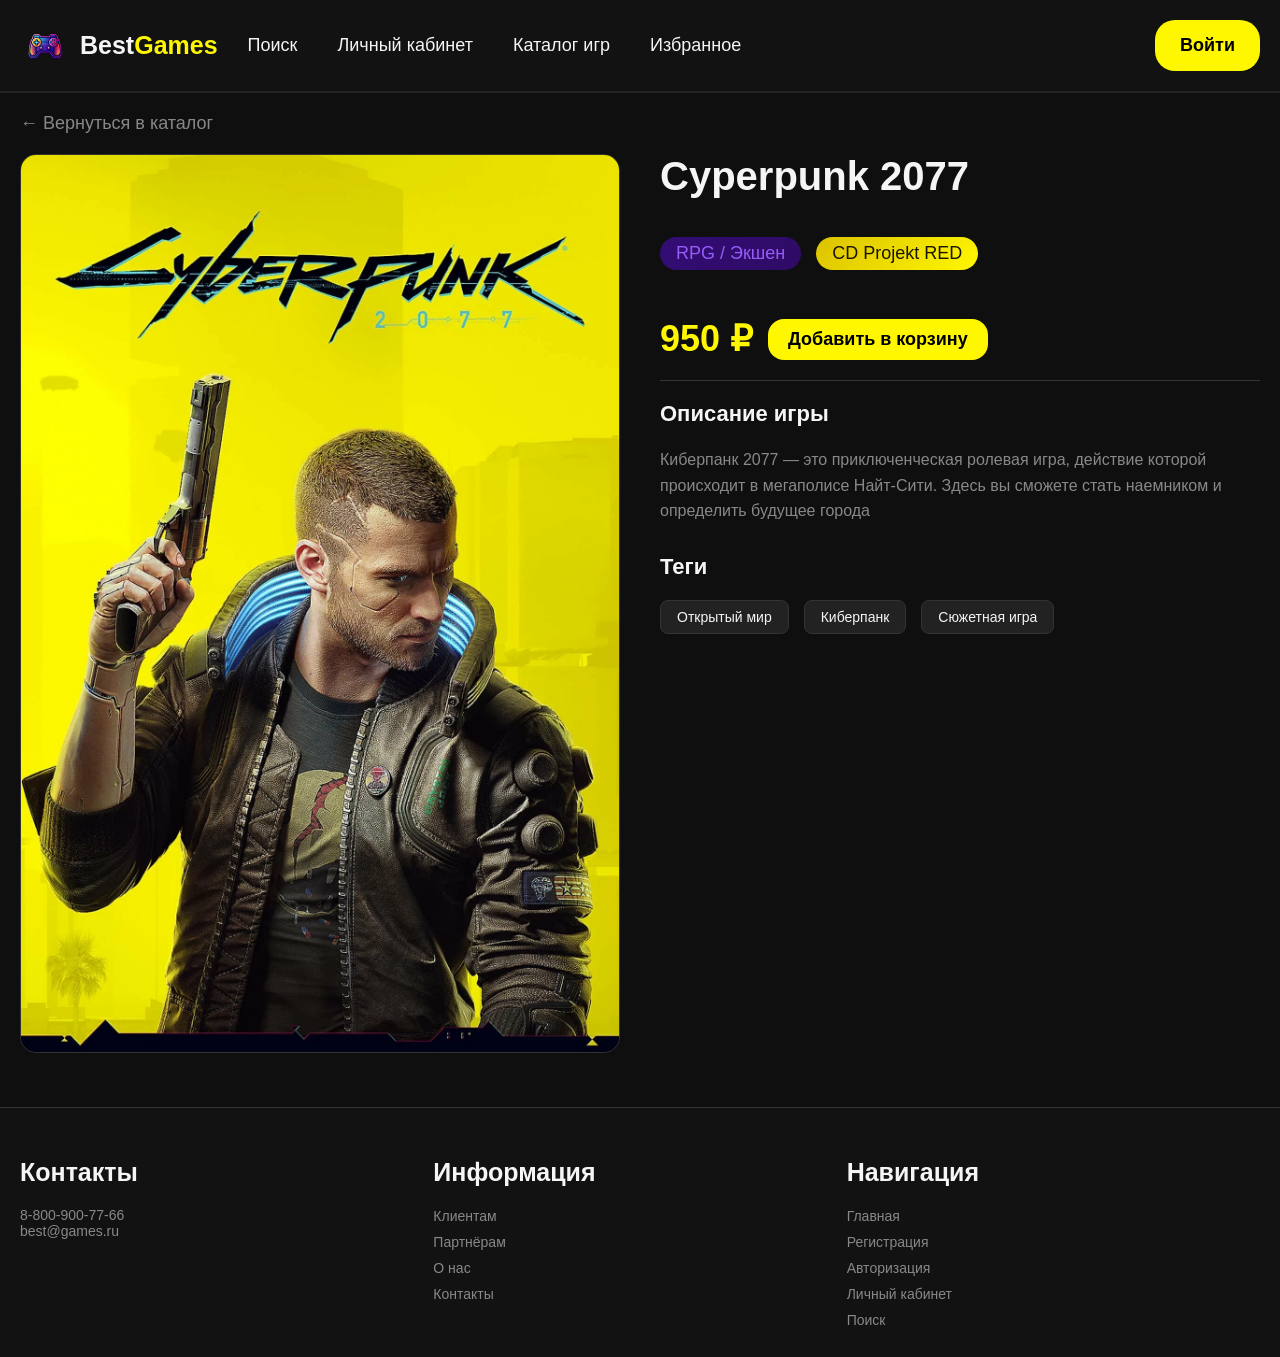
<file: result.html>
<!DOCTYPE html>
<html lang="ru">

<head>
  <meta charset="UTF-8">
  <meta name="viewport" content="width=device-width, initial-scale=1.0">
  <title>Result</title>
  <link rel="stylesheet" href="style.css">
</head>

<body>
  <header class="header">
    <div class="container">
      <div class="header__wrapper">
        <a href="index.html" class="header__logo">
          <img src="images/logo.png" alt="Логотип BestGames" class="header__logo-image">
          <div class="header__logo-text">
            <p class="header__logo-title">Best</p>
            <span class="header__logo-accent">Games</span>
          </div>
        </a>

        <input type="checkbox" id="burger-toggle" class="header__burger-toggle">

        <label for="burger-toggle" class="header__burger">
          <span></span>
          <span></span>
          <span></span>
        </label>

        <div class="header__nav-wrapper">
          <nav class="header__navbar">
            <a href="index.html#quick-search" class="header__link">Поиск</a>
            <a href="profile.html" class="header__link">Личный кабинет</a>
            <a href="catalog.html" class="header__link">Каталог игр</a>
            <a href="profile.html" class="header__link">Избранное</a>
          </nav>
          <a href="login.html" class="header__registration">Войти</a>
        </div>
      </div>
    </div>
  </header>

  <section class="game-page">
    <div class="container">
      <a href="catalog.html" class="game-page__back">&larr; Вернуться в каталог</a>
      <div class="game-page__grid">
        <div class="game-page__image-wrapper">
          <img src="images/game-card5.png" class="game-page__image" alt="Cyperpunk 2077">
        </div>
        <div class="game-page__info">
          <h1 class="game-page__title">Cyperpunk 2077</h1>
          <div class="game-page__meta">
            <p class="game-page__genre">RPG / Экшен</p>
            <p class="game-page__developer">CD Projekt RED</p>
          </div>
          <div class="game-page__buy">
            <span class="game-page__price">950 ₽</span>
            <button class="game-page__button">Добавить в корзину</button>
          </div>
          <div class="game-page__description">
            <h3>Описание игры</h3>
            <p>Киберпанк 2077 — это приключенческая ролевая игра, действие которой происходит в мегаполисе Найт-Сити.
              Здесь вы сможете стать наемником и определить будущее города</p>
          </div>
          <div class="game-page__tags">
            <h3>Теги</h3>
            <ul class="game-page__tags-list">
              <li>Открытый мир</li>
              <li>Киберпанк</li>
              <li>Сюжетная игра</li>
            </ul>
          </div>
        </div>
      </div>
    </div>
  </section>

  <footer class="footer">
    <div class="container">
      <div class="footer__grid">
        <div class="footer__col">
          <h3 class="footer__title">Контакты</h3>
          <a href="tel:89008007766" class="footer__link">8-800-900-77-66</a>
          <a href="mailto:best@games.ru" class="footer__link">best@games.ru</a>
        </div>

        <div class="footer__col">
          <h3 class="footer__title">Информация</h3>
          <ul class="footer__list">
            <li><a href="#" class="footer__link">Клиентам</a></li>
            <li><a href="#" class="footer__link">Партнёрам</a></li>
            <li><a href="#" class="footer__link">О нас</a></li>
            <li><a href="#" class="footer__link">Контакты</a></li>
          </ul>
        </div>

        <div class="footer__col">
          <h3 class="footer__title">Навигация</h3>
          <ul class="footer__list">
            <li><a href="index.html" class="footer__link">Главная</a></li>
            <li><a href="register.html" class="footer__link">Регистрация</a></li>
            <li><a href="login.html" class="footer__link">Авторизация</a></li>
            <li><a href="profile.html" class="footer__link">Личный кабинет</a></li>
            <li><a href="index.html#quick-search" class="footer__link">Поиск</a></li>
          </ul>
        </div>
      </div>
    </div>
  </footer>
</body>

</html>
</file>
<file: style.css>
*,
*::before,
*::after {
  box-sizing: border-box;
}

html {
  scroll-behavior: smooth;
}

body {
  margin: 0;
  font-family: Arial, Helvetica, sans-serif;
  font-size: 16px;
  background-color: #0f0f0f;
  min-height: 100vh;
  display: flex;
  flex-direction: column;
}

.container {
  max-width: 1280px;
  width: 100%;
  margin: 0 auto;
  padding: 0 20px;
}

/* ============================================= */
/* ШАПКА И НАВИГАЦИЯ (HEADER AND NAVIGATION)     */
/* ============================================= */
.header {
  background-color: #121212;
  border-bottom: 2px solid #222;
  padding: 20px 0;
  margin-bottom: 20px;
}

.header__wrapper {
  display: flex;
  justify-content: space-between;
  align-items: center;
  gap: 30px;
}

.header__logo {
  display: flex;
  align-items: center;
  gap: 10px;
  text-decoration: none;
  color: #f5f5f5;
}

.header__logo-text {
  display: flex;
  align-items: center;
}

.header__logo-image {
  width: 50px;
  height: 50px;
}

.header__logo-title,
.header__logo-accent {
  font-size: 25px;
  font-weight: bold;
  margin: 0;
}

.header__logo-accent {
  color: #fff700;
}

.header__nav-wrapper {
  width: 100%;
  display: flex;
  justify-content: space-between;
  align-items: center;
}

.header__navbar {
  display: flex;
  gap: 40px;
}

.header__link {
  text-decoration: none;
  font-size: 18px;
  font-weight: 400;
  color: #f5f5f5;
  transition: color .3s;
}

.header__link:hover {
  color: #ccc;
}

.header__registration {
  padding: 15px 25px;
  font-size: 18px;
  font-weight: bold;
  color: #000;
  text-decoration: none;
  background-color: #fff700;
  border-radius: 20px;
  transition: color .3s, background-color .3s;
}

.header__registration:hover {
  color: #fff700;
  background-color: #000;
}

/* БУРГЕР МЕНЮ */
.header__burger-toggle,
.header__burger {
  display: none;
}

@media (max-width: 992px) {
  .header {
    position: relative;
  }

  .header__burger {
    display: flex;
    flex-direction: column;
    gap: 5px;
    cursor: pointer;
    z-index: 100;
  }

  .header__burger span {
    display: block;
    width: 25px;
    height: 3px;
    background-color: #fff700;
    border-radius: 3px;
    transition: transform 0.3s, opacity 0.3s;
  }

  .header__nav-wrapper {
    position: absolute;
    top: 100%;
    left: 0;
    background-color: #121212;
    width: 100%;
    flex-direction: column;
    padding: 20px;
    gap: 20px;
    border-bottom: 2px solid #333;
    z-index: 99;

    display: flex;
    opacity: 0;
    visibility: hidden;
    pointer-events: none;
    transform: translateY(-15px);
    transition: opacity 0.3s, transform 0.3s, visibility 0.3s;
  }

  .header__navbar {
    flex-direction: column;
    align-items: center;
    gap: 15px;
  }

  .header__burger-toggle:checked~.header__nav-wrapper {
    opacity: 1;
    visibility: visible;
    pointer-events: auto;
    transform: translateY(0);
  }

  /* 8. Анимация превращения бургера в крестик */
  .header__burger-toggle:checked~.header__burger span:nth-child(1) {
    transform: translateY(8px) rotate(45deg);
  }

  .header__burger-toggle:checked~.header__burger span:nth-child(2) {
    opacity: 0;
  }

  .header__burger-toggle:checked~.header__burger span:nth-child(3) {
    transform: translateY(-8px) rotate(-45deg);
  }
}

/* ============================================= */
/* СЛАЙДЕР (SLIDER)                              */
/* ============================================= */
.slider {
  margin-bottom: 50px;
}

.slider__title-main {
  text-align: center;
  font-size: 30px;
  color: #f5f5f5;
}

.slider__viewport {
  position: relative;
  overflow: hidden;
  border-radius: 20px;
}

.slider__toggle {
  display: none;
}

.slider__track {
  width: 300%;
  height: 600px;
  display: flex;
  transition: transform .7s ease-in-out;
}

.slider__slide {
  width: calc(100% / 3 - 20px);
  height: 100%;
  margin: 0 10px;
  display: flex;
  flex-direction: column;
  justify-content: flex-end;
  align-items: center;
  padding: 40px;
  background-color: #fff;
  border-radius: 20px;
  background-repeat: no-repeat;
  background-position: center;
  background-size: cover;
}

.slider__slide:nth-child(1) {
  background-image: linear-gradient(to top, rgba(0, 0, 0, 0.9) 10%, transparent 100%), url('images/slider1.png');
}

.slider__slide:nth-child(2) {
  background-image: linear-gradient(to top, rgba(0, 0, 0, 0.9) 10%, transparent 100%), url('images/slider2.png');
}

.slider__slide:nth-child(3) {
  background-image: linear-gradient(to top, rgba(0, 0, 0, 0.9) 10%, transparent 100%), url('images/slider3.png');
}

.slider__title {
  font-size: 25px;
  font-weight: bold;
  color: #f5f5f5;
  margin: 0;
}

.slider__price {
  font-size: 20px;
  color: #f5f5f5;
  font-weight: 500;
}

.slider__price-accent {
  color: #fff700;
}

.slider__more-btn {
  padding: 12px 30px;
  font-size: 18px;
  font-weight: bold;
  background-color: #fff700;
  color: #000;
  text-decoration: none;
  border-radius: 20px;
  user-select: none;
  transition: transform .3s, background-color .3s;
}

.slider__more-btn:hover {
  transform: scale(1.04);
  background-color: #ffe100;
}

.slider__more-btn:active {
  transform: scale(0.97);
  background-color: #dcc200;
}

.slider__arrows-group {
  display: none;
  position: absolute;
  top: 50%;
  left: 0;
  right: 0;
  transform: translateY(-50%);
}

.slider__arrow {
  position: absolute;
  width: 35px;
  height: 35px;
  display: flex;
  justify-content: center;
  align-items: center;
  background-color: rgba(0, 0, 0, 0.6);
  border-radius: 50%;
  color: #f5f5f5;
  cursor: pointer;
  user-select: none;
  transition: background-color .3s;
}

.slider__arrow--prev {
  left: 20px;
}

.slider__arrow--next {
  right: 20px;
}

.slider__arrow:hover {
  background-color: rgba(0, 0, 0, 0.8);
}

.slider__arrow:active {
  background-color: rgba(0, 0, 0, 0.9);
}

.slider__dots {
  margin-top: 15px;
  display: flex;
  justify-content: center;
  gap: 20px;
}

.slider__dot {
  width: 14px;
  height: 14px;
  background-color: #fff;
  border-radius: 50%;
  cursor: pointer;
  transition: background-color .3s, transform .3s;
}

.slider__dot:hover {
  background-color: #fffc97;
}

#slider-toggle-1:checked~.slider__dots .slider__dot:nth-child(1),
#slider-toggle-2:checked~.slider__dots .slider__dot:nth-child(2),
#slider-toggle-3:checked~.slider__dots .slider__dot:nth-child(3) {
  transform: scale(1.3);
  background-color: #fff700;
}

#slider-toggle-1:checked~.slider__viewport .slider__arrows .slider__arrows-group--1,
#slider-toggle-2:checked~.slider__viewport .slider__arrows .slider__arrows-group--2,
#slider-toggle-3:checked~.slider__viewport .slider__arrows .slider__arrows-group--3 {
  display: block;
}

#slider-toggle-1:checked~.slider__viewport .slider__track {
  transform: translateX(0);
}

#slider-toggle-2:checked~.slider__viewport .slider__track {
  transform: translateX(-33.3333%);
}

#slider-toggle-3:checked~.slider__viewport .slider__track {
  transform: translateX(-66.6666%);
}

/* ============================================= */
/* БЫСТРЫЙ ПОИСК ПО ЖАНРАМ (QUICK SEARCH)        */
/* ============================================= */
.quick-search {
  margin-bottom: 50px;
}

.quick-search__title {
  text-align: center;
  font-size: 30px;
  color: #f5f5f5;
}

.quick-search__toggle {
  display: none;
}

.quick-search__form {
  display: flex;
  justify-content: center;
  gap: 15px;
}

.quick-search__input {
  max-width: 400px;
  width: 100%;
  padding: 20px;
  font-size: 16px;
  background-color: #161616;
  border: 2px solid #222;
  border-radius: 12px;
  color: #f5f5f5;
  outline: none;
}

.quick-search__input::placeholder {
  color: #333;
}

.quick-search__btn {
  padding: 12px 35px;
  font-size: 18px;
  background-color: #fff700;
  display: flex;
  justify-content: center;
  align-items: center;
  font-weight: bold;
  border-radius: 12px;
  cursor: pointer;
  user-select: none;
  transition: background-color .3s;
}

.quick-search__btn:hover {
  background-color: #ffe100;
}

.quick-search__btn:active {
  background-color: #dcc200;
}

.quick-search__modal {
  display: flex;
  position: fixed;
  top: 0;
  left: 0;
  width: 100vw;
  height: 100vh;
  z-index: 9999;
  justify-content: center;
  align-items: center;
  background-color: rgba(0, 0, 0, 0.8);
  opacity: 0;
  visibility: hidden;
  pointer-events: none;
  transition: opacity .3s, visibility .3s;
}

#search-toggle:checked~.quick-search__modal {
  opacity: 1;
  visibility: visible;
  pointer-events: auto;
}

.quick-search__overlay {
  position: absolute;
  top: 0;
  left: 0;
  width: 100%;
  height: 100%;
  cursor: pointer;
}

.quick-search__content {
  position: relative;
  background-color: #101011;
  padding: 30px;
  border-radius: 20px;
}

.quick-search__card {
  display: flex;
  flex-direction: column;
  padding-top: 10px;
}

.quick-search__close {
  position: absolute;
  width: 25px;
  height: 25px;
  top: 10px;
  right: 20px;
  display: flex;
  justify-content: center;
  align-items: center;
  font-size: 20px;
  color: #f5f5f5;
  background-color: rgba(0, 0, 0, 0.6);
  border-radius: 50px;
  cursor: pointer;
  user-select: none;
}

.quick-search__img {
  width: 100%;
  height: 250px;
  object-fit: cover;
  border-radius: 12px;
  border: 1px solid #333;
}

.quick-search__game-genre {
  text-align: center;
  background-color: rgba(52, 0, 182, 0.5);
  align-self: center;
}

.quick-search__game-genre {
  display: inline-block;
  align-self: center;
  margin-bottom: 20px;
  padding: 6px 16px;
  border-radius: 20px;
  font-size: 14px;
  font-weight: 500;
  color: #955cf8;
  background: linear-gradient(135deg, #330d75, #2f0b65);
}

.quick-search__game-title {
  text-align: center;
  font-size: 25px;
  margin: 0;
  color: #f5f5f5;
}

.quick-search__game-price {
  margin: 10px 0 20px 0;
  text-align: center;
  font-size: 20px;
  font-weight: 500;
  color: #f5f5f5;
}

.quick-search__price-accent {
  color: #fff700;
}

.quick-search__more-btn {
  background-color: #fff700;
  text-align: center;
  padding: 15px 0;
  border-radius: 30px;
  text-decoration: none;
  color: #000;
  font-size: 18px;
  font-weight: bold;
  transition: background-color .3s;
}

.quick-search__more-btn:hover {
  background-color: #ffe100;
}

.quick-search__more-btn:active {
  background-color: #dcc200;
}

/* ============================================= */
/* ПРЕИМУЩЕСТВА (ADVANTAGES)                     */
/* ============================================= */
.advantages {
  margin-bottom: 50px;
}

.advantages__title {
  text-align: center;
  font-size: 30px;
  color: #f5f5f5;
}

.advantages__title-accent {
  color: #fff700;
}

.advantages__grid {
  width: 100%;
  margin: 0 auto;
  display: grid;
  grid-template-columns: repeat(2, 1fr);
  gap: 20px;
}

.advantages__card {
  width: 100%;
  display: flex;
  align-items: center;
  gap: 10px;
  padding: 20px 30px;
  background-color: #161616;
  border-radius: 16px;
  border: 1px solid #222;
}

.advantages__icon {
  font-size: 60px;
  color: #fff700;
}

.advantages__card-title {
  font-size: 25px;
  color: #f5f5f5;
  margin: 0;
}

/* ============================================= */
/* ПОПУЛЯРНЫЕ ИГРЫ (POPULAR GAMES)               */
/* ============================================= */
.game-cards {
  margin-bottom: 50px;
}

.game-cards__title-main {
  text-align: center;
  font-size: 30px;
  color: #f5f5f5;
}

.game-cards__grid {
  display: flex;
  flex-wrap: wrap;
  justify-content: center;
  gap: 20px;
}

.game-cards__card {
  width: calc(33.3333% - 20px);
  min-width: 260px;
  max-width: 380px;
  border-radius: 16px;
  background-color: #161616;
  border: 1px solid #333;
  transition: transform .3s, box-shadow .3s;
}

.game-cards__card:hover {
  transform: translateY(-5px);
  box-shadow: 5px 5px 10px #272727;
}

.game-cards__link {
  display: flex;
  flex-direction: column;
  justify-content: center;
  align-items: center;
  text-decoration: none;
  padding: 15px;
}

.game-cards__image {
  width: 100%;
  height: 425px;
  object-fit: cover;
  border-radius: 16px;
  border: 1px solid #333;
  margin-bottom: 20px;
}

.game-cards__title {
  font-size: 25px;
  color: #f5f5f5;
  margin: 0 0 20px 0;
}

.game-cards__genre {
  margin: 0 0 20px 0;
  display: inline-block;
  align-self: center;
  padding: 6px 16px;
  border-radius: 20px;
  font-size: 16px;
  font-weight: 500;
  color: #955cf8;
  background: linear-gradient(135deg, #330d75, #2f0b65);
}

.game-cards__developer {
  display: inline-block;
  margin: 0 0 20px 0;
  font-size: 18px;
  padding: 6px 16px;
  border-radius: 20px;
  color: #1a1500;
  background: linear-gradient(135deg, #dcc200, #fff700);
}

.game-cards__rating {
  display: flex;
  align-items: center;
  gap: 10px;
}

.game-cards__star {
  font-size: 30px;
  color: #333;
}

.game-cards__star--filled {
  color: #fff700;
}

.game-cards__price {
  font-size: 25px;
  color: #f5f5f5;
}

.game-cards__price-accent {
  color: #fff700;
}

/* ============================================= */
/* ФИЛЬТР (FILTER)                               */
/* ============================================= */
.filter {
  margin-bottom: 50px;
}

.filter__title {
  text-align: center;
  font-size: 30px;
  color: #f5f5f5;
}

.filter__form {
  max-width: 500px;
  margin: 0 auto;
  display: flex;
  flex-direction: column;
  gap: 20px;
  padding: 30px;
  background-color: #161616;
  border: 1px solid #222;
  border-radius: 16px;
}

.filter__group {
  display: flex;
  flex-direction: column;
  gap: 10px;
}

.filter__label {
  font-size: 18px;
  color: #f5f5f5;
}

.filter__select,
.filter__input {
  padding: 12px 15px;
  background-color: #0f0f0f;
  border: 1px solid #222;
  border-radius: 8px;
  color: #f5f5f5;
  font-size: 16px;
  outline: none;
  transition: border .3s;
}

.filter__select:hover,
.filter__input:hover {
  border: 1px solid #867700;
}

.filter__select:focus,
.filter__input:focus {
  border: 1px solid #fff700;
}

.filter__checkbox-label {
  display: flex;
  justify-content: center;
  align-items: center;
  gap: 10px;
}

.filter__checkbox-label input {
  width: 20px;
  height: 20px;
  accent-color: #fff700;
  cursor: pointer;
}

.filter__checkbox-label span {
  font-size: 18px;
  color: #f5f5f5;
}

.filter__button {
  background-color: #fff700;
  text-align: center;
  padding: 15px 0;
  border: none;
  border-radius: 30px;
  text-decoration: none;
  color: #000;
  font-size: 18px;
  font-weight: bold;
  cursor: pointer;
  transition: background-color .3s;
}

.filter__button:hover {
  background-color: #ffe100;
}

.filter__button:active {
  background-color: #dcc200;
}

/* ============================================= */
/* ПАРТНЁРЫ (PARTNERS)                           */
/* ============================================= */
.partners {
  margin-bottom: 50px;
}

.partners__title-main {
  text-align: center;
  font-size: 30px;
  color: #f5f5f5;
}

.partners__cards {
  display: flex;
  justify-content: space-evenly;
  align-items: center;
}

.partners__card {
  display: flex;
  flex-direction: column;
  justify-content: center;
  align-items: center;
  gap: 10px;
}

.partners__image {
  width: 200px;
  height: 200px;
  object-fit: cover;
}

.partners__title {
  font-size: 25px;
  color: #f5f5f5;
}

/* ============================================= */
/* ПОДВАЛ (FOOTER)                               */
/* ============================================= */
.footer {
  background-color: #121212;
  border-top: 1px solid #333;
  padding: 50px 0 20px;
}

.footer__grid {
  display: grid;
  grid-template-columns: repeat(3, 1fr);
}

.footer__col {
  display: flex;
  flex-direction: column;
  align-items: flex-start;
}

.footer__title {
  font-size: 25px;
  color: #f5f5f5;
  margin: 0 0 20px 0;
}

.footer__list {
  list-style-type: none;
  padding: 0;
  margin: 0;
}

.footer__list li {
  margin-bottom: 8px;
}

.footer__link {
  color: #888;
  text-decoration: none;
  font-size: 14px;
  transition: color .3s;
}

.footer__link:hover {
  color: #fff700
}



/* ============================================= */
/* АВТОРИЗАЦИЯ И РЕГИСТРАЦИЯ (AUTH)              */
/* ============================================= */
.auth {
  margin-bottom: 50px;
  flex-grow: 1;
}

.auth__form {
  max-width: 500px;
  width: 100%;
  margin: 0 auto;
  display: flex;
  flex-direction: column;
  justify-content: center;
  gap: 13px;
  text-align: center;
  background-color: #161616;
  border: 1px solid #222;
  border-radius: 16px;
  padding: 30px;
}

.auth__title {
  margin: 0 0 20px;
  color: #f5f5f5;
}

.auth__input {
  padding: 12px 15px;
  background-color: #0f0f0f;
  border: 1px solid #222;
  border-radius: 8px;
  color: #f5f5f5;
  font-size: 16px;
  outline: none;
  transition: border .3s;
}

.auth__input:hover {
  border: 1px solid #867700;
}

.auth__input:focus {
  border: 1px solid #fff700;
}

.auth__label {
  display: flex;
  flex-direction: column;
  gap: 8px;
  color: #f5f5f5;
  text-align: left;
}

.auth__input[type="date"]::-webkit-calendar-picker-indicator {
  filter: invert(1);
  cursor: pointer;
  opacity: 0.7;
  transition: opacity .3s;
}

.auth__input[type="date"]::-webkit-calendar-picker-indicator:hover {
  opacity: 1;
}

.auth__checkbox-label {
  display: flex;
  justify-content: center;
  align-items: center;
  gap: 5px;
}

.auth__checkbox-label input {
  width: 20px;
  height: 20px;
  accent-color: #fff700;
  cursor: pointer;
}

.auth__checkbox-label span {
  color: #f5f5f5;
}

.auth__button {
  background-color: #fff700;
  text-align: center;
  padding: 15px 0;
  border: none;
  border-radius: 30px;
  text-decoration: none;
  color: #000;
  font-size: 18px;
  font-weight: bold;
  cursor: pointer;
  transition: background-color .3s;
}

.auth__button:hover {
  background-color: #ffe100;
}

.auth__button:active {
  background-color: #dcc200;
}

.auth__bottom-links {
  display: flex;
  flex-direction: column;
  align-items: center;
  justify-content: center;
}

.auth__link {
  margin-top: 10px;
  font-size: 14px;
  text-decoration: none;
  color: #555;
  transition: color .3s;
}

.auth__link:hover {
  color: #656565;
}



/* ============================================= */
/* ЛИЧНЫЙ КАБИНЕТ (PROFILE)                      */
/* ============================================= */
.profile {
  display: flex;
  flex-direction: column;
  flex-grow: 1;
  margin-bottom: 50px;
}

.profile .container {
  display: grid;
  grid-template-columns: 1fr 1.5fr;
  gap: 30px;
}

.profile__info,
.profile__shop-history {
  display: flex;
  flex-direction: column;
  align-items: center;
  padding: 30px;
  background-color: #161616;
  border: 1px solid #333;
  border-radius: 16px;
  color: #f5f5f5;
}

.profile__title {
  margin: 0 0 10px 0;
}

.profile__field {
  margin: 15px 0;
  border-bottom: 1px solid #333;
  padding: 8px 0;
}

.profile__label {
  color: #888;
  font-weight: bold;
  margin-right: 10px;
}

.profile__button {
  margin-top: 10px;
  padding: 12px 20px;
  background-color: #fff700;
  font-size: 16px;
  font-weight: bold;
  border: none;
  border-radius: 30px;
  cursor: pointer;
  transition: background-color .3s;
}

.profile__button:hover {
  background-color: #ffe100;
}

.profile__button:active {
  background-color: #dcc200;
}

.profile__table {
  width: 100%;
  border-collapse: collapse;
  color: #f5f5f5;
}

.profile__table th,
.profile__table td {
  padding: 15px;
  text-align: left;
  border-bottom: 1px solid #333;
}

.profile__table th {
  color: #888;
  font-weight: 500;
  font-size: 14px;
  text-transform: uppercase;
}

.profile__table-body tr:hover {
  background-color: #1a1a1a;
}



/* ============================================= */
/* КАТАЛОГ (CATALOG)                             */
/* ============================================= */
.catalog {
  margin-bottom: 50px;
}

.catalog__title {
  text-align: center;
  font-size: 30px;
  color: #f5f5f5;
}

.catalog__toggle,
.catalog__btn-filter {
  display: none;
}

.catalog__wrapper {
  display: flex;
  gap: 30px;
  align-items: flex-start;
}

.catalog__sidebar {
  width: 300px;
  flex-shrink: 0;
}

.catalog__content {
  flex-grow: 1;
}

.catalog__content .game-cards__grid {
  justify-content: flex-start;
}

@media (max-width: 992px) {
  .catalog__wrapper {
    flex-direction: column;
  }

  .catalog__btn-filter {
    display: block;
    margin-bottom: 20px;
    background-color: #161616;
    border: 1px solid #333;
    border-radius: 12px;
    padding: 20px;
    text-align: center;
    font-size: 18px;
    color: #fff700;
    cursor: pointer;
  }

  .catalog__btn-filter:hover {
    background-color: #222;
  }

  .catalog__sidebar {
    display: none;
    width: 100%;
  }

  .catalog__toggle:checked~.catalog__wrapper .catalog__sidebar {
    display: block;
  }

  .catalog__content .game-cards__grid {
    justify-content: center;
  }
}

/* ============================================= */
/* АДМИНИСТРАТИВНАЯ ПАНЕЛЬ (ORDERS MANAGEMENT)   */
/* ============================================= */
.admin-panel {
  margin-bottom: 50px;
  flex-grow: 1;
}

.admin-panel .container {
  display: grid;
  grid-template-columns: 1fr 1.5fr;
  gap: 30px;
}

.admin-panel__add-game,
.admin-panel__redact-games {
  display: flex;
  flex-direction: column;
  background-color: #161616;
  padding: 30px;
  border: 1px solid #333;
  border-radius: 16px;
  color: #f5f5f5;
}

.admin-panel__title {
  text-align: center;
  margin: 0 0 20px 0;
}

/* ДОБАВЛЕНИЕ ИГРЫ */
.admin-panel__form {
  display: flex;
  flex-direction: column;
  gap: 10px;
}

.admin-panel__select,
.admin-panel__input,
.admin-panel__textarea {
  padding: 12px 15px;
  background-color: #0f0f0f;
  border: 1px solid #222;
  border-radius: 8px;
  color: #f5f5f5;
  font-size: 16px;
  outline: none;
  transition: border .3s;
}

.admin-panel__select:hover,
.admin-panel__input:hover,
.admin-panel__textarea:hover {
  border: 1px solid #867700;
}

.admin-panel__select:focus,
.admin-panel__input:focus,
.admin-panel__textarea:focus {
  border: 1px solid #fff700;
}

.admin-panel__textarea {
  resize: vertical;
}

.admin-panel__file-label {
  display: flex;
  align-items: center;
  justify-content: center;
  gap: 10px;
  padding: 20px;
  background-color: #0f0f0f;
  border: 1px dashed #333;
  border-radius: 8px;
  color: #888;
  font-size: 14px;
  cursor: pointer;
  transition: border-color .3s, color .3s, background-color .3s;
}

.admin-panel__file-icon {
  font-size: 20px;
  line-height: 1;
}

.admin-panel__file-label:hover {
  border-color: #fff700;
  color: #f5f5f5;
  background-color: #161616;
}

.admin-panel__file-input {
  display: none;
}

.admin-panel__button {
  margin-top: 10px;
  padding: 12px 20px;
  background-color: #fff700;
  font-size: 16px;
  font-weight: bold;
  border: none;
  border-radius: 30px;
  cursor: pointer;
  transition: background-color .3s;
}

.admin-panel__button:hover {
  background-color: #ffe100;
}

.admin-panel__button:active {
  background-color: #dcc200;
}

/* РЕДАКТОР ИГР */
.admin-panel__search {
  width: 100%;
  padding: 12px 15px;
  background-color: #0f0f0f;
  border: 1px solid #222;
  border-radius: 8px;
  color: #f5f5f5;
  font-size: 16px;
  margin-bottom: 15px;
  outline: none;
  transition: border .3s;
}

.admin-panel__search:hover {
  border: 1px solid #867700;
}

.admin-panel__search:focus {
  border: 1px solid #fff700;
}

.admin-panel__table {
  width: 100%;
  border-collapse: collapse;
  color: #f5f5f5;
  margin-bottom: 20px;
}

.admin-panel__table th,
.admin-panel__table td {
  padding: 15px;
  border-bottom: 1px solid #333;
  text-align: left;
}

.admin-panel__table th {
  color: #888;
  font-weight: 500;
  font-size: 14px;
  text-transform: uppercase;
}

.admin-panel__actions {
  display: flex;
  gap: 5px;
}

.admin-panel__btn {
  padding: 5px 10px;
  font-size: 16px;
  font-weight: bold;
  border: none;
  background-color: #fff700;
  border-radius: 5px;
  cursor: pointer;
  transition: background-color .3s;
}

.admin-panel__btn--delete {
  background-color: #e53935;
  color: #fff;
}

.admin-panel__btn--delete:hover {
  background-color: #c62828;
}

.admin-panel__btn--delete:active {
  background-color: #a41c1a;
  color: #fff;
}

.admin-panel__btn--edit:hover {
  background-color: #ffe100;
}

.admin-panel__btn--edit:active {
  background-color: #dcc200;
}

.admin-panel__pagination {
  display: flex;
  justify-content: center;
  align-items: center;
  gap: 10px;
}

.admin-panel__page-btn {
  padding: 5px 10px;
  border: none;
  background-color: #fff700;
  border-radius: 5px;
  font-size: 16px;
  font-weight: bold;
  cursor: pointer;
  transition: background-color .3s;
}

.admin-panel__page-btn--active {
  background-color: #ffe100;
}

.admin-panel__page-btn:hover {
  background-color: #ffe100;
}

.admin-panel__page-btn:active {
  background-color: #dcc200;
}



/* ============================================= */
/* СТРАНИЦА ИГРЫ (RESULT)                        */
/* ============================================= */
.game-page {
  margin-bottom: 50px;
  flex-grow: 1;
  color: #f5f5f5;
}

.game-page__back {
  display: inline-block;
  color: #888;
  text-decoration: none;
  font-size: 18px;
  margin-bottom: 20px;
  transition: color .3s;
}

.game-page__back:hover {
  color: #fff700;
}

.game-page__grid {
  display: grid;
  grid-template-columns: 1fr 1fr;
  gap: 40px;
  align-items: flex-start;
}

.game-page__image {
  width: 100%;
  border-radius: 16px;
  border: 1px solid #333;
  object-fit: cover;
}

.game-page__title {
  font-size: 40px;
  margin: 0 0 20px 0;
}

.game-page__meta {
  display: flex;
  align-items: center;
  gap: 15px;
  margin-bottom: 30px;
}

.game-page__genre {
  display: inline-block;
  padding: 6px 16px;
  border-radius: 20px;
  font-size: 18px;
  font-weight: 500;
  color: #955cf8;
  background: linear-gradient(135deg, #330d75, #2f0b65);
}

.game-page__developer {
  display: inline-block;
  font-size: 18px;
  padding: 6px 16px;
  border-radius: 20px;
  color: #1a1500;
  background: linear-gradient(135deg, #dcc200, #fff700);
}

.game-page__buy {
  display: flex;
  align-items: center;
  gap: 15px;
  padding-bottom: 20px;
  border-bottom: 1px solid #333;
}

.game-page__price {
  font-size: 36px;
  font-weight: bold;
  color: #fff700;
}

.game-page__button {
  padding: 10px 20px;
  font-size: 18px;
  font-weight: bold;
  border: none;
  border-radius: 16px;
  background-color: #fff700;
  cursor: pointer;
  transition: background-color .3s;
}

.game-page__button:hover {
  background-color: #ffe100;
}

.game-page__button:active {
  background-color: #dcc200;
}

.game-page__description h3,
.game-page__tags h3 {
  font-size: 22px;
  margin: 20px 0;
}

.game-page__description p {
  color: #888;
  line-height: 1.6;
  margin-bottom: 30px;
}

.game-page__tags-list {
  display: flex;
  gap: 15px;
  align-items: center;
  flex-wrap: wrap;
  list-style-type: none;
  padding: 0;
}

.game-page__tags-list li {
  padding: 8px 16px;
  background-color: #222;
  border: 1px solid #333;
  border-radius: 8px;
  font-size: 14px;
}



/* ============================================= */
/* АДАПТИВ: ПЛАНШЕТЫ И НОУТБУКИ (до 992px)       */
/* ============================================= */
@media (max-width: 992px) {

  .advantages__grid,
  .profile .container,
  .admin-panel .container,
  .game-page__grid {
    grid-template-columns: 1fr;
  }

  .slider__track {
    height: 500px;
  }

  .footer__grid {
    grid-template-columns: 1fr;
    text-align: center;
    gap: 30px;
  }

  .footer__col {
    align-items: center;
  }

  .partners__cards {
    flex-direction: column;
    gap: 30px;
  }

  .profile .container {
    width: 100%;
    max-width: 100%;
  }

  .profile__info,
  .profile__shop-history {
    width: 100%;
    max-width: 100%;
    min-width: 0;
  }

  .profile__shop-history {
    display: block;
    overflow-x: auto;
    -webkit-overflow-scrolling: touch;
  }

  .profile__table {
    min-width: 400px;
  }

  .admin-panel .container {
    width: 100%;
    max-width: 100%;
  }

  .admin-panel__add-game,
  .admin-panel__redact-games {
    width: 100%;
    max-width: 100%;
    min-width: 0;
  }

  .admin-panel__select,
  .admin-panel__input,
  .admin-panel__textarea {
    width: 100%;
  }

  .admin-panel__table-wrapper {
    width: 100%;
    max-width: 100%;
    overflow-x: auto;
    /* Если таблица не влезет - будет свайп влево-вправо */
  }
}

/* ============================================= */
/* АДАПТИВ: ТЕЛЕФОНЫ (до 576px)                  */
/* ============================================= */
@media (max-width: 576px) {
  .container {
    padding: 0 10px;
  }

  .slider__title-main,
  .quick-search__title,
  .advantages__title,
  .game-cards__title-main,
  .catalog__title {
    font-size: 22px;
  }

  .game-page__title {
    font-size: 28px;
  }

  .game-cards__title,
  .advantages__card-title {
    font-size: 20px;
  }

  .game-page__price {
    font-size: 28px;
  }

  .slider__track {
    height: 350px;
  }

  .quick-search__form {
    flex-direction: column;
  }

  .admin-panel__table th:nth-child(2),
  .admin-panel__table td:nth-child(2),
  .admin-panel__table th:nth-child(4),
  .admin-panel__table td:nth-child(4) {
    display: none;
  }

  .admin-panel__table th,
  .admin-panel__table td,
  .admin-panel__btn {
    padding: 8px 5px;
    font-size: 13px;
  }

  .admin-panel__table-wrapper {
    overflow-x: auto;
    scrollbar-width: thin;
    scrollbar-color: #fff700 #1a1a1a;
    margin-bottom: 10px;
  }

  .admin-panel__table {
    min-width: 500px;
  }
}
</file>
